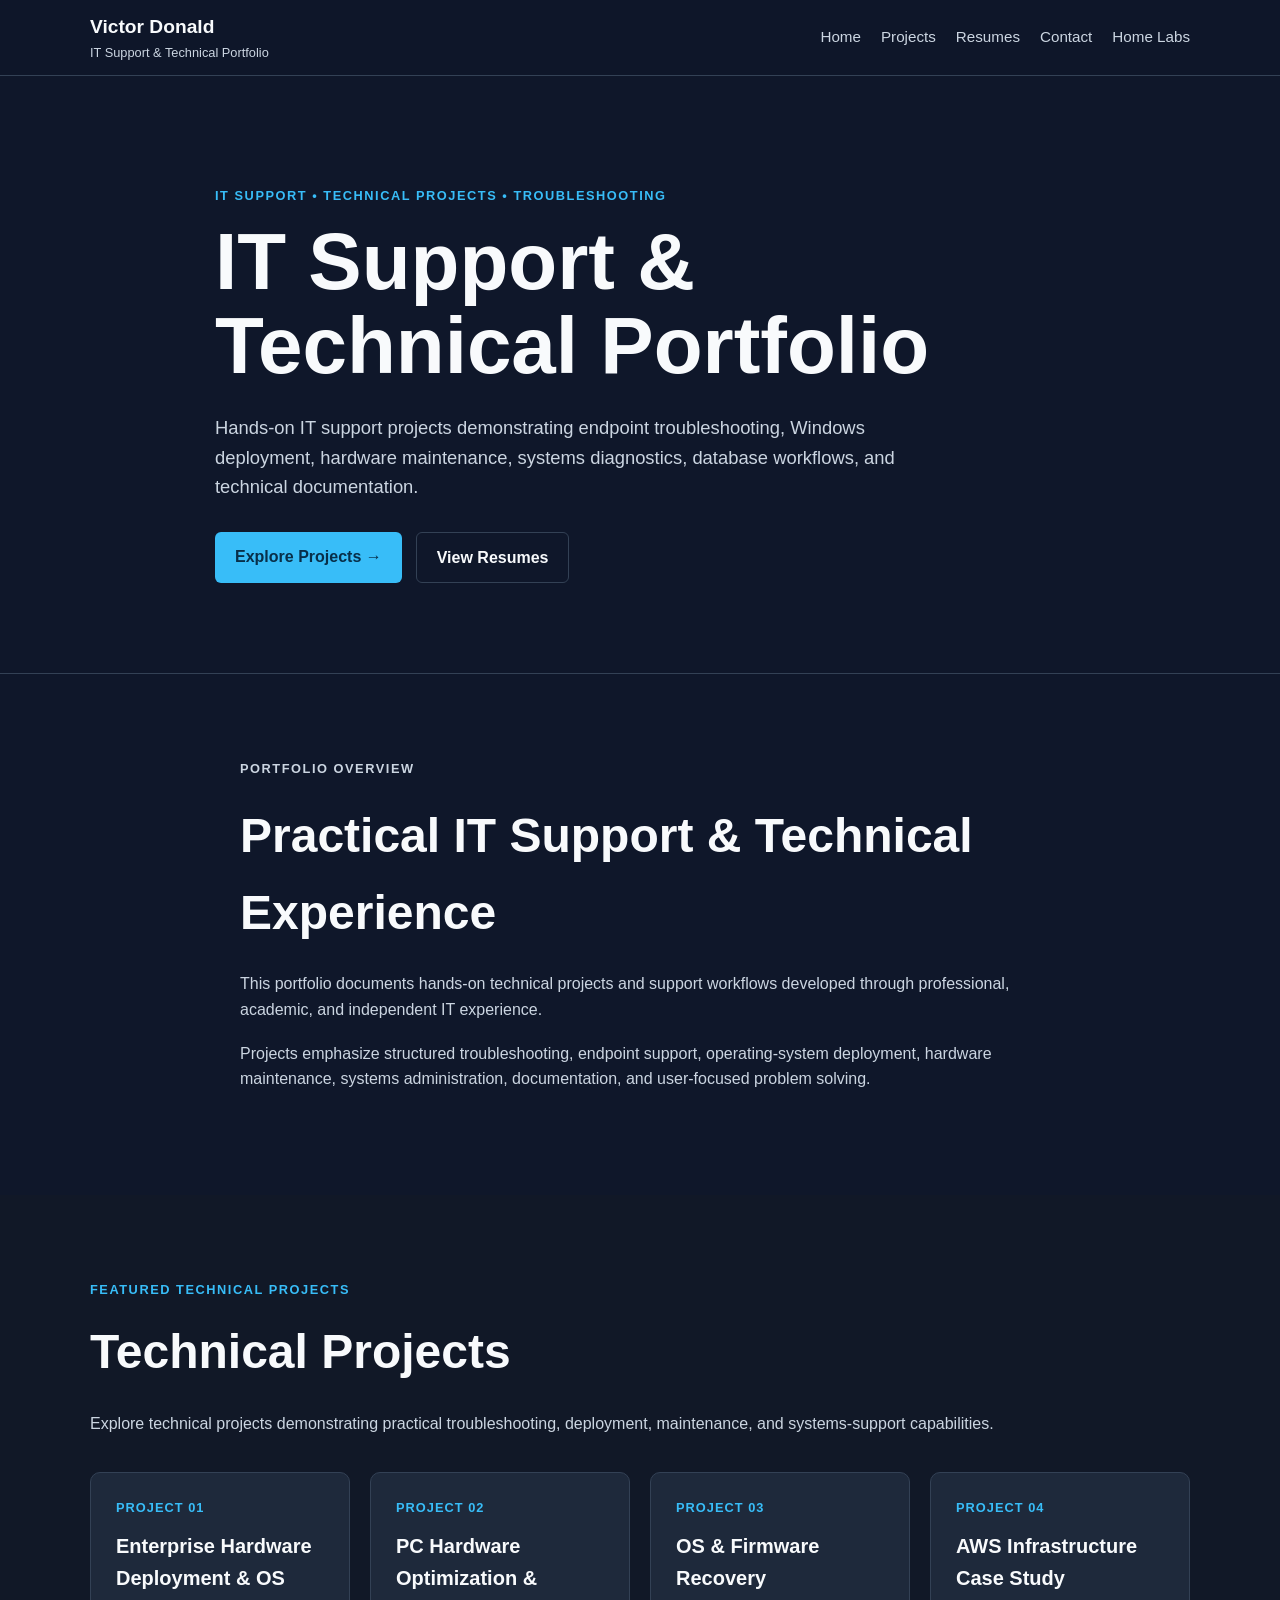
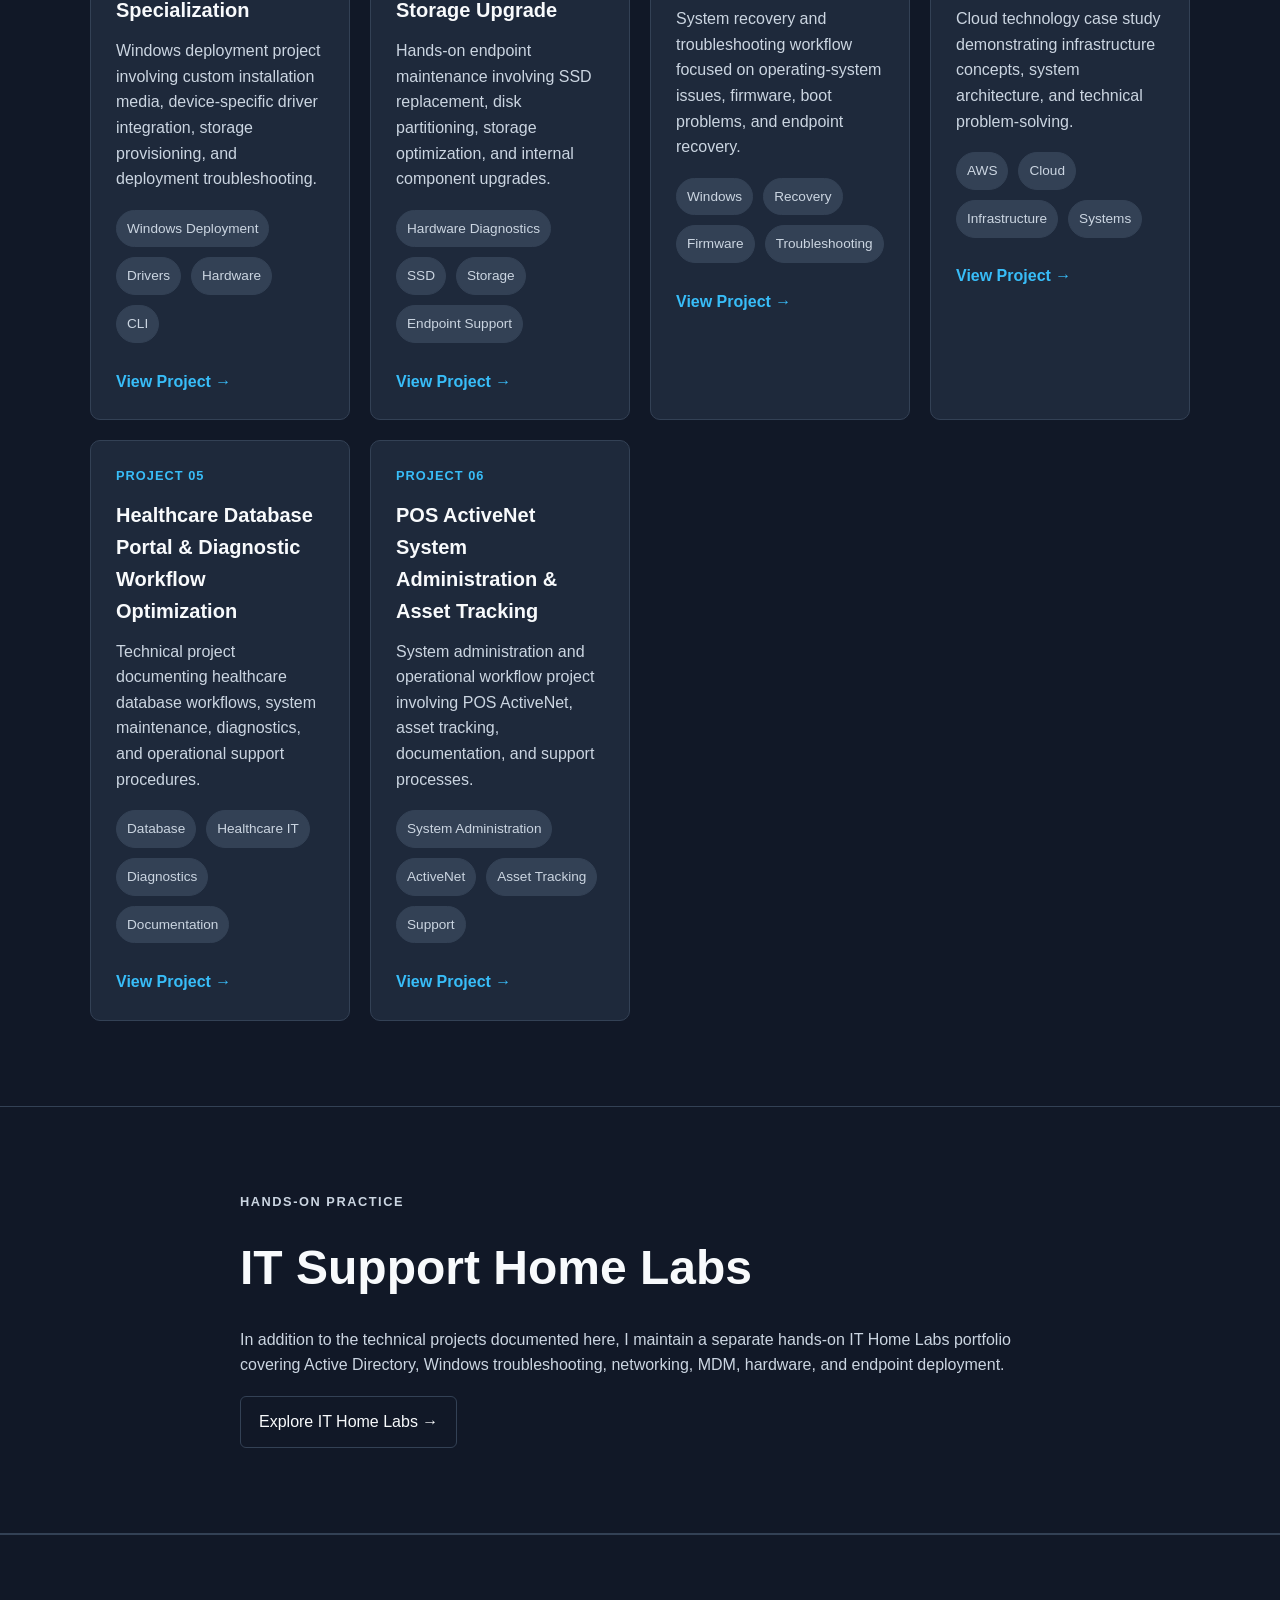
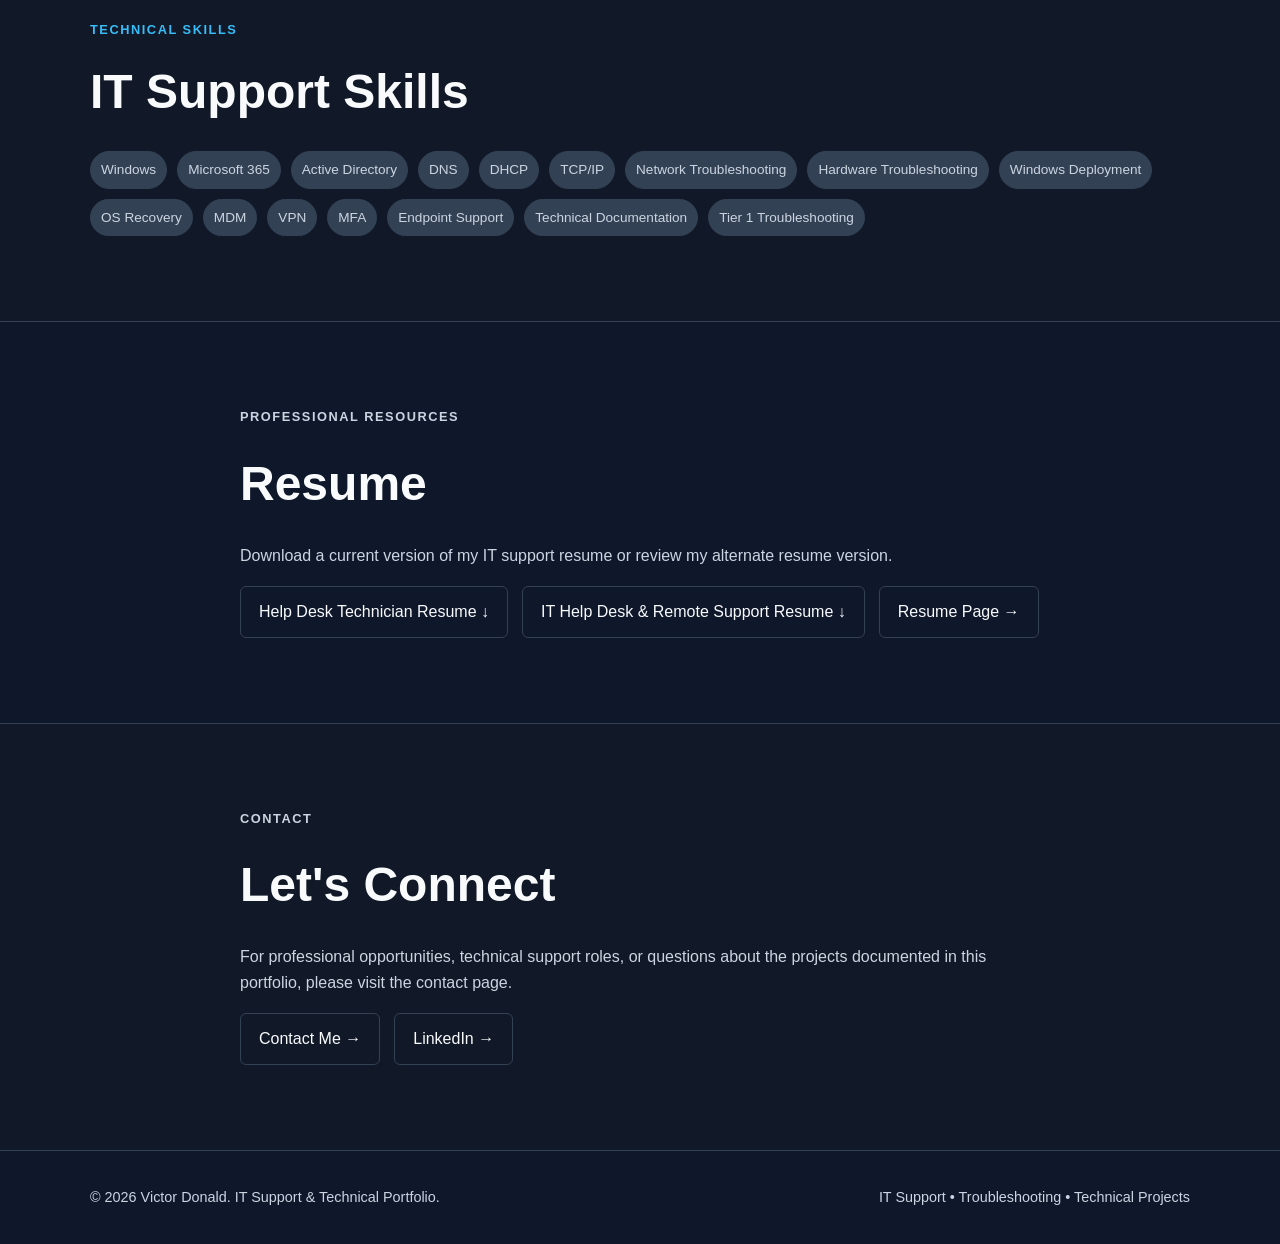
<file: index.html>
<!DOCTYPE html>
<html lang="en">
<head>
    <meta charset="UTF-8">
    <meta name="viewport" content="width=device-width, initial-scale=1.0">

    <title>Victor Donald | IT Support & Technical Portfolio</title>

    <meta name="description"
          content="Victor Donald's IT Support and Technical Portfolio featuring hands-on troubleshooting, hardware, Windows deployment, healthcare systems, database workflows, and enterprise IT projects.">

    <link rel="stylesheet" href="style.css">
</head>

<body>

<header class="site-header">

    <div class="container nav-container">

        <div class="brand">
            <a href="index.html">Victor Donald</a>
            <span>IT Support &amp; Technical Portfolio</span>
        </div>

        <nav aria-label="Main navigation">

            <a href="index.html">Home</a>

            <a href="projects.html">Projects</a>

            <a href="#resumes">Resumes</a>

            <a href="contact.html">Contact</a>

            <a href="https://victor-donald.github.io/IT-Home-Labs/">
                Home Labs
            </a>

        </nav>

    </div>

</header>


<main>

    <!-- HERO -->

    <section class="hero">

        <div class="container hero-content">

            <p class="eyebrow">
                IT SUPPORT • TECHNICAL PROJECTS • TROUBLESHOOTING
            </p>

            <h1>
                IT Support &amp;<br>
                Technical Portfolio
            </h1>

            <p class="hero-text">
                Hands-on IT support projects demonstrating endpoint
                troubleshooting, Windows deployment, hardware
                maintenance, systems diagnostics, database workflows,
                and technical documentation.
            </p>

            <div class="hero-buttons">

                <a class="button primary"
                   href="projects.html">
                    Explore Projects →
                </a>

                <a class="button secondary"
                   href="#resumes">
                    View Resumes
                </a>

            </div>

        </div>

    </section>


    <!-- ABOUT -->

    <section class="section">

        <div class="container narrow">

            <p class="section-label">
                PORTFOLIO OVERVIEW
            </p>

            <h2>
                Practical IT Support &amp; Technical Experience
            </h2>

            <p>
                This portfolio documents hands-on technical projects
                and support workflows developed through professional,
                academic, and independent IT experience.
            </p>

            <p>
                Projects emphasize structured troubleshooting,
                endpoint support, operating-system deployment,
                hardware maintenance, systems administration,
                documentation, and user-focused problem solving.
            </p>

        </div>

    </section>


    <!-- PROJECTS -->

    <section id="projects" class="section labs-section">

        <div class="container">

            <p class="section-label">
                FEATURED TECHNICAL PROJECTS
            </p>

            <h2>
                Technical Projects
            </h2>

            <p class="section-intro">
                Explore technical projects demonstrating practical
                troubleshooting, deployment, maintenance, and
                systems-support capabilities.
            </p>


            <div class="lab-grid">


                <!-- ENTERPRISE DEPLOYMENT -->

                <article class="project-card">

                    <div class="lab-number">
                        PROJECT 01
                    </div>

                    <h3>
                        Enterprise Hardware Deployment &amp; OS Specialization
                    </h3>

                    <p>
                        Windows deployment project involving custom
                        installation media, device-specific driver
                        integration, storage provisioning, and
                        deployment troubleshooting.
                    </p>

                    <div class="tags">

                        <span>Windows Deployment</span>
                        <span>Drivers</span>
                        <span>Hardware</span>
                        <span>CLI</span>

                    </div>

                    <br>

                    <a class="card-link"
                       href="enterprise-deployment.html">
                        View Project →
                    </a>

                </article>


                <!-- HARDWARE -->

                <article class="project-card">

                    <div class="lab-number">
                        PROJECT 02
                    </div>

                    <h3>
                        PC Hardware Optimization &amp; Storage Upgrade
                    </h3>

                    <p>
                        Hands-on endpoint maintenance involving SSD
                        replacement, disk partitioning, storage
                        optimization, and internal component upgrades.
                    </p>

                    <div class="tags">

                        <span>Hardware Diagnostics</span>
                        <span>SSD</span>
                        <span>Storage</span>
                        <span>Endpoint Support</span>

                    </div>

                    <br>

                    <a class="card-link"
                       href="hardware-optimization.html">
                        View Project →
                    </a>

                </article>


                <!-- OS RECOVERY -->

                <article class="project-card">

                    <div class="lab-number">
                        PROJECT 03
                    </div>

                    <h3>
                        OS &amp; Firmware Recovery
                    </h3>

                    <p>
                        System recovery and troubleshooting workflow
                        focused on operating-system issues, firmware,
                        boot problems, and endpoint recovery.
                    </p>

                    <div class="tags">

                        <span>Windows</span>
                        <span>Recovery</span>
                        <span>Firmware</span>
                        <span>Troubleshooting</span>

                    </div>

                    <br>

                    <a class="card-link"
                       href="os-firmware-recovery.html">
                        View Project →
                    </a>

                </article>


                <!-- AWS -->

                <article class="project-card">

                    <div class="lab-number">
                        PROJECT 04
                    </div>

                    <h3>
                        AWS Infrastructure Case Study
                    </h3>

                    <p>
                        Cloud technology case study demonstrating
                        infrastructure concepts, system architecture,
                        and technical problem-solving.
                    </p>

                    <div class="tags">

                        <span>AWS</span>
                        <span>Cloud</span>
                        <span>Infrastructure</span>
                        <span>Systems</span>

                    </div>

                    <br>

                    <a class="card-link"
                       href="aws-case-study.html">
                        View Project →
                    </a>

                </article>


                <!-- HEALTHCARE -->

                <article class="project-card">

                    <div class="lab-number">
                        PROJECT 05
                    </div>

                    <h3>
                        Healthcare Database Portal &amp;
                        Diagnostic Workflow Optimization
                    </h3>

                    <p>
                        Technical project documenting healthcare
                        database workflows, system maintenance,
                        diagnostics, and operational support procedures.
                    </p>

                    <div class="tags">

                        <span>Database</span>
                        <span>Healthcare IT</span>
                        <span>Diagnostics</span>
                        <span>Documentation</span>

                    </div>

                    <br>

                    <a class="card-link"
                       href="project-healthcare.html">
                        View Project →
                    </a>

                </article>


                <!-- POS -->

                <article class="project-card">

                    <div class="lab-number">
                        PROJECT 06
                    </div>

                    <h3>
                        POS ActiveNet System Administration
                        &amp; Asset Tracking
                    </h3>

                    <p>
                        System administration and operational workflow
                        project involving POS ActiveNet, asset tracking,
                        documentation, and support processes.
                    </p>

                    <div class="tags">

                        <span>System Administration</span>
                        <span>ActiveNet</span>
                        <span>Asset Tracking</span>
                        <span>Support</span>

                    </div>

                    <br>

                    <a class="card-link"
                       href="project-pos.html">
                        View Project →
                    </a>

                </article>

            </div>

        </div>

    </section>


    <!-- HOME LABS -->

    <section class="section methodology-section">

        <div class="container narrow">

            <p class="section-label">
                HANDS-ON PRACTICE
            </p>

            <h2>
                IT Support Home Labs
            </h2>

            <p>
                In addition to the technical projects documented
                here, I maintain a separate hands-on IT Home Labs
                portfolio covering Active Directory, Windows
                troubleshooting, networking, MDM, hardware, and
                endpoint deployment.
            </p>

            <div class="contact-links">

                <a href="https://victor-donald.github.io/IT-Home-Labs/">
                    Explore IT Home Labs →
                </a>

            </div>

        </div>

    </section>


    <!-- SKILLS -->

    <section id="skills" class="section skills-section">

        <div class="container">

            <p class="section-label">
                TECHNICAL SKILLS
            </p>

            <h2>
                IT Support Skills
            </h2>

            <div class="skills-list">

                <span>Windows</span>

                <span>Microsoft 365</span>

                <span>Active Directory</span>

                <span>DNS</span>

                <span>DHCP</span>

                <span>TCP/IP</span>

                <span>Network Troubleshooting</span>

                <span>Hardware Troubleshooting</span>

                <span>Windows Deployment</span>

                <span>OS Recovery</span>

                <span>MDM</span>

                <span>VPN</span>

                <span>MFA</span>

                <span>Endpoint Support</span>

                <span>Technical Documentation</span>

                <span>Tier 1 Troubleshooting</span>

            </div>

        </div>

    </section>


    <!-- RESUMES -->

    <section id="resumes" class="section">

        <div class="container narrow">

            <p class="section-label">
                PROFESSIONAL RESOURCES
            </p>

            <h2>
                Resume
            </h2>

            <p>
                Download a current version of my IT support resume
                or review my alternate resume version.
            </p>

            <div class="contact-links">

                <a href="Victor Donald Help Desk Technician Resume.pdf"
                   download>
                    Help Desk Technician Resume ↓
                </a>

                <a href="Victor donald_resume IT help Desk & Remote Support Specailist1.pdf"
                   download>
                    IT Help Desk &amp; Remote Support Resume ↓
                </a>

                <a href="resume.html">
                    Resume Page →
                </a>

            </div>

        </div>

    </section>


    <!-- CONTACT -->

    <section class="section contact-section">

        <div class="container narrow">

            <p class="section-label">
                CONTACT
            </p>

            <h2>
                Let's Connect
            </h2>

            <p>
                For professional opportunities, technical support
                roles, or questions about the projects documented
                in this portfolio, please visit the contact page.
            </p>

            <div class="contact-links">

                <a href="contact.html">
                    Contact Me →
                </a>

                <a href="https://www.linkedin.com/in/victor-donald-401040420">
                    LinkedIn →
                </a>

            </div>

        </div>

    </section>

</main>


<footer>

    <div class="container footer-content">

        <p>
            © 2026 Victor Donald. IT Support &amp; Technical Portfolio.
        </p>

        <p>
            IT Support • Troubleshooting • Technical Projects
        </p>

    </div>

</footer>

</body>
</html>
</file>
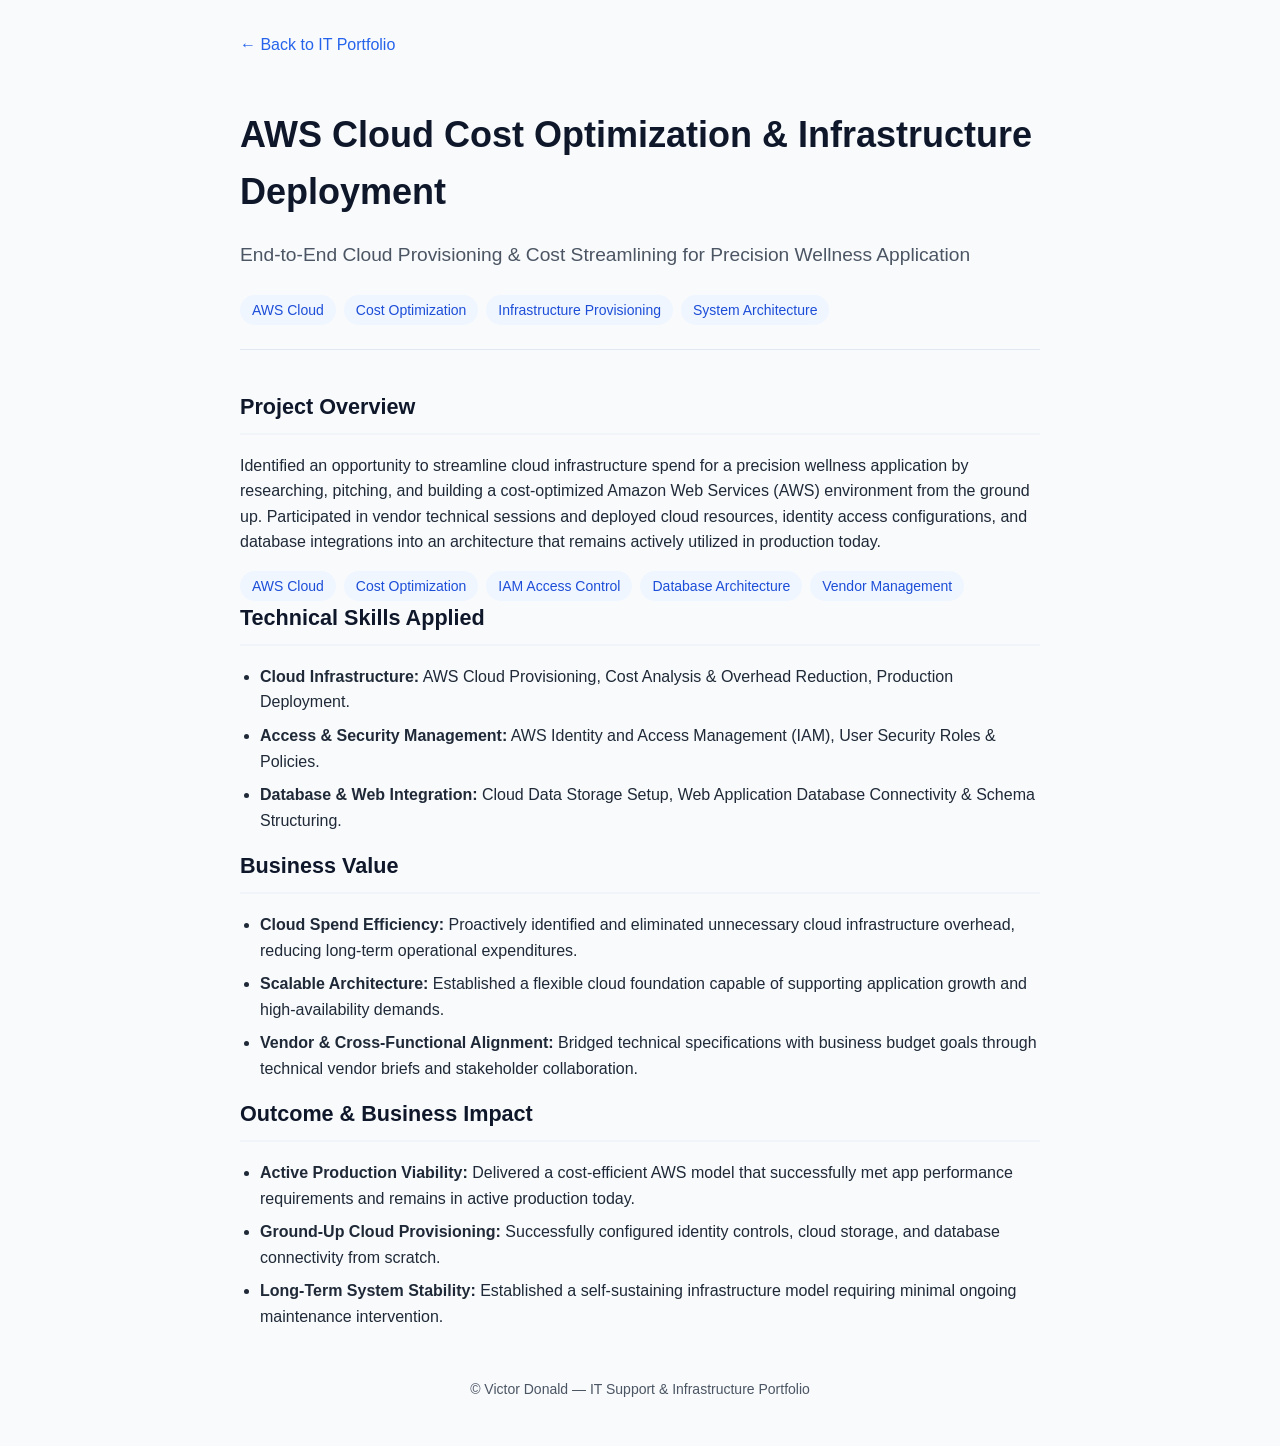
<file: aws-case-study.html>
<!DOCTYPE html>
<html lang="en">
<head>
    <meta charset="UTF-8">
    <meta name="viewport" content="width=device-width, initial-scale=1.0">
    <title>AWS Cloud Optimization Case Study | IT Portfolio</title>
    <style>
        :root {
            --primary: #2563eb;
            --primary-dark: #1d4ed8;
            --text-main: #1f2937;
            --text-muted: #4b5563;
            --bg-light: #f8fafc;
            --card-bg: #ffffff;
            --border: #e2e8f0;
            --accent: #059669;
        }

        body {
            font-family: -apple-system, BlinkMacSystemFont, 'Segoe UI', Roboto, Helvetica, Arial, sans-serif;
            line-height: 1.6;
            color: var(--text-main);
            background-color: var(--bg-light);
            margin: 0;
            padding: 0;
        }

        .container {
            max-width: 800px;
            margin: 0 auto;
            padding: 2rem 1.5rem;
        }

        .back-link {
            display: inline-block;
            margin-bottom: 1.5rem;
            color: var(--primary);
            text-decoration: none;
            font-weight: 500;
        }

        .back-link:hover {
            text-decoration: underline;
        }

        header {
            margin-bottom: 2.5rem;
            border-bottom: 1px solid var(--border);
            padding-bottom: 1.5rem;
        }

        h1 {
            font-size: 2.25rem;
            margin-bottom: 0.5rem;
            color: #0f172a;
        }

        .subtitle {
            font-size: 1.2rem;
            color: var(--text-muted);
            margin-bottom: 1.5rem;
        }

        .tags {
            display: flex;
            flex-wrap: wrap;
            gap: 0.5rem;
        }

        .tag {
            background-color: #eff6ff;
            color: var(--primary-dark);
            padding: 0.25rem 0.75rem;
            border-radius: 9999px;
            font-size: 0.875rem;
            font-weight: 500;
        }

        .card {
            background: var(--card-bg);
            border: 1px solid var(--border);
            border-radius: 8px;
            padding: 1.5rem;
            margin-bottom: 1.5rem;
            box-shadow: 0 1px 3px rgba(0,0,0,0.05);
        }

        h2 {
            font-size: 1.35rem;
            margin-top: 0;
            color: #0f172a;
            border-bottom: 2px solid #f1f5f9;
            padding-bottom: 0.5rem;
        }

        ul {
            padding-left: 1.25rem;
        }

        li {
            margin-bottom: 0.5rem;
        }

        .impact-box {
            background-color: #ecfdf5;
            border-left: 4px solid var(--accent);
            padding: 1rem 1.25rem;
            border-radius: 0 8px 8px 0;
            margin-top: 1rem;
        }

        .impact-box h3 {
            margin: 0 0 0.25rem 0;
            color: #065f46;
            font-size: 1.1rem;
        }

        footer {
            text-align: center;
            margin-top: 3rem;
            color: var(--text-muted);
            font-size: 0.875rem;
        }
    </style>
</head>
<body>

    <div class="container">
        <a href="index.html" class="back-link">&larr; Back to IT Portfolio</a>

        <header>
            <h1>AWS Cloud Cost Optimization & Infrastructure Deployment</h1>
            <p class="subtitle">End-to-End Cloud Provisioning & Cost Streamlining for Precision Wellness Application</p>
            <div class="tags">
                <span class="tag">AWS Cloud</span>
                <span class="tag">Cost Optimization</span>
                <span class="tag">Infrastructure Provisioning</span>
                <span class="tag">System Architecture</span>
            </div>
        </header>

        <main>
           <!-- AWS Cloud Cost Optimization & Infrastructure Deployment -->
<section class="detail-section">
  <h2>Project Overview</h2>
  <p>
    Identified an opportunity to streamline cloud infrastructure spend for a precision wellness application by researching, pitching, and building a cost-optimized Amazon Web Services (AWS) environment from the ground up. Participated in vendor technical sessions and deployed cloud resources, identity access configurations, and database integrations into an architecture that remains actively utilized in production today.
  </p>
  <div class="tags" style="margin-top: 1rem;">
    <span class="tag">AWS Cloud</span>
    <span class="tag">Cost Optimization</span>
    <span class="tag">IAM Access Control</span>
    <span class="tag">Database Architecture</span>
    <span class="tag">Vendor Management</span>
  </div>
</section>

<section class="detail-section">
  <h2>Technical Skills Applied</h2>
  <ul>
    <li><strong>Cloud Infrastructure:</strong> AWS Cloud Provisioning, Cost Analysis & Overhead Reduction, Production Deployment.</li>
    <li><strong>Access & Security Management:</strong> AWS Identity and Access Management (IAM), User Security Roles & Policies.</li>
    <li><strong>Database & Web Integration:</strong> Cloud Data Storage Setup, Web Application Database Connectivity & Schema Structuring.</li>
  </ul>
</section>

<section class="detail-section">
  <h2>Business Value</h2>
  <ul>
    <li>
      <strong>Cloud Spend Efficiency:</strong> Proactively identified and eliminated unnecessary cloud infrastructure overhead, reducing long-term operational expenditures.
    </li>
    <li>
      <strong>Scalable Architecture:</strong> Established a flexible cloud foundation capable of supporting application growth and high-availability demands.
    </li>
    <li>
      <strong>Vendor & Cross-Functional Alignment:</strong> Bridged technical specifications with business budget goals through technical vendor briefs and stakeholder collaboration.
    </li>
  </ul>
</section>

<section class="detail-section">
  <h2>Outcome & Business Impact</h2>
  <ul>
    <li><strong>Active Production Viability:</strong> Delivered a cost-efficient AWS model that successfully met app performance requirements and remains in active production today.</li>
    <li><strong>Ground-Up Cloud Provisioning:</strong> Successfully configured identity controls, cloud storage, and database connectivity from scratch.</li>
    <li><strong>Long-Term System Stability:</strong> Established a self-sustaining infrastructure model requiring minimal ongoing maintenance intervention.</li>
  </ul>
</section>
        </main>

        <footer>
            <p>&copy; Victor Donald — IT Support & Infrastructure Portfolio</p>
        </footer>
    </div>

</body>
</html>
</file>
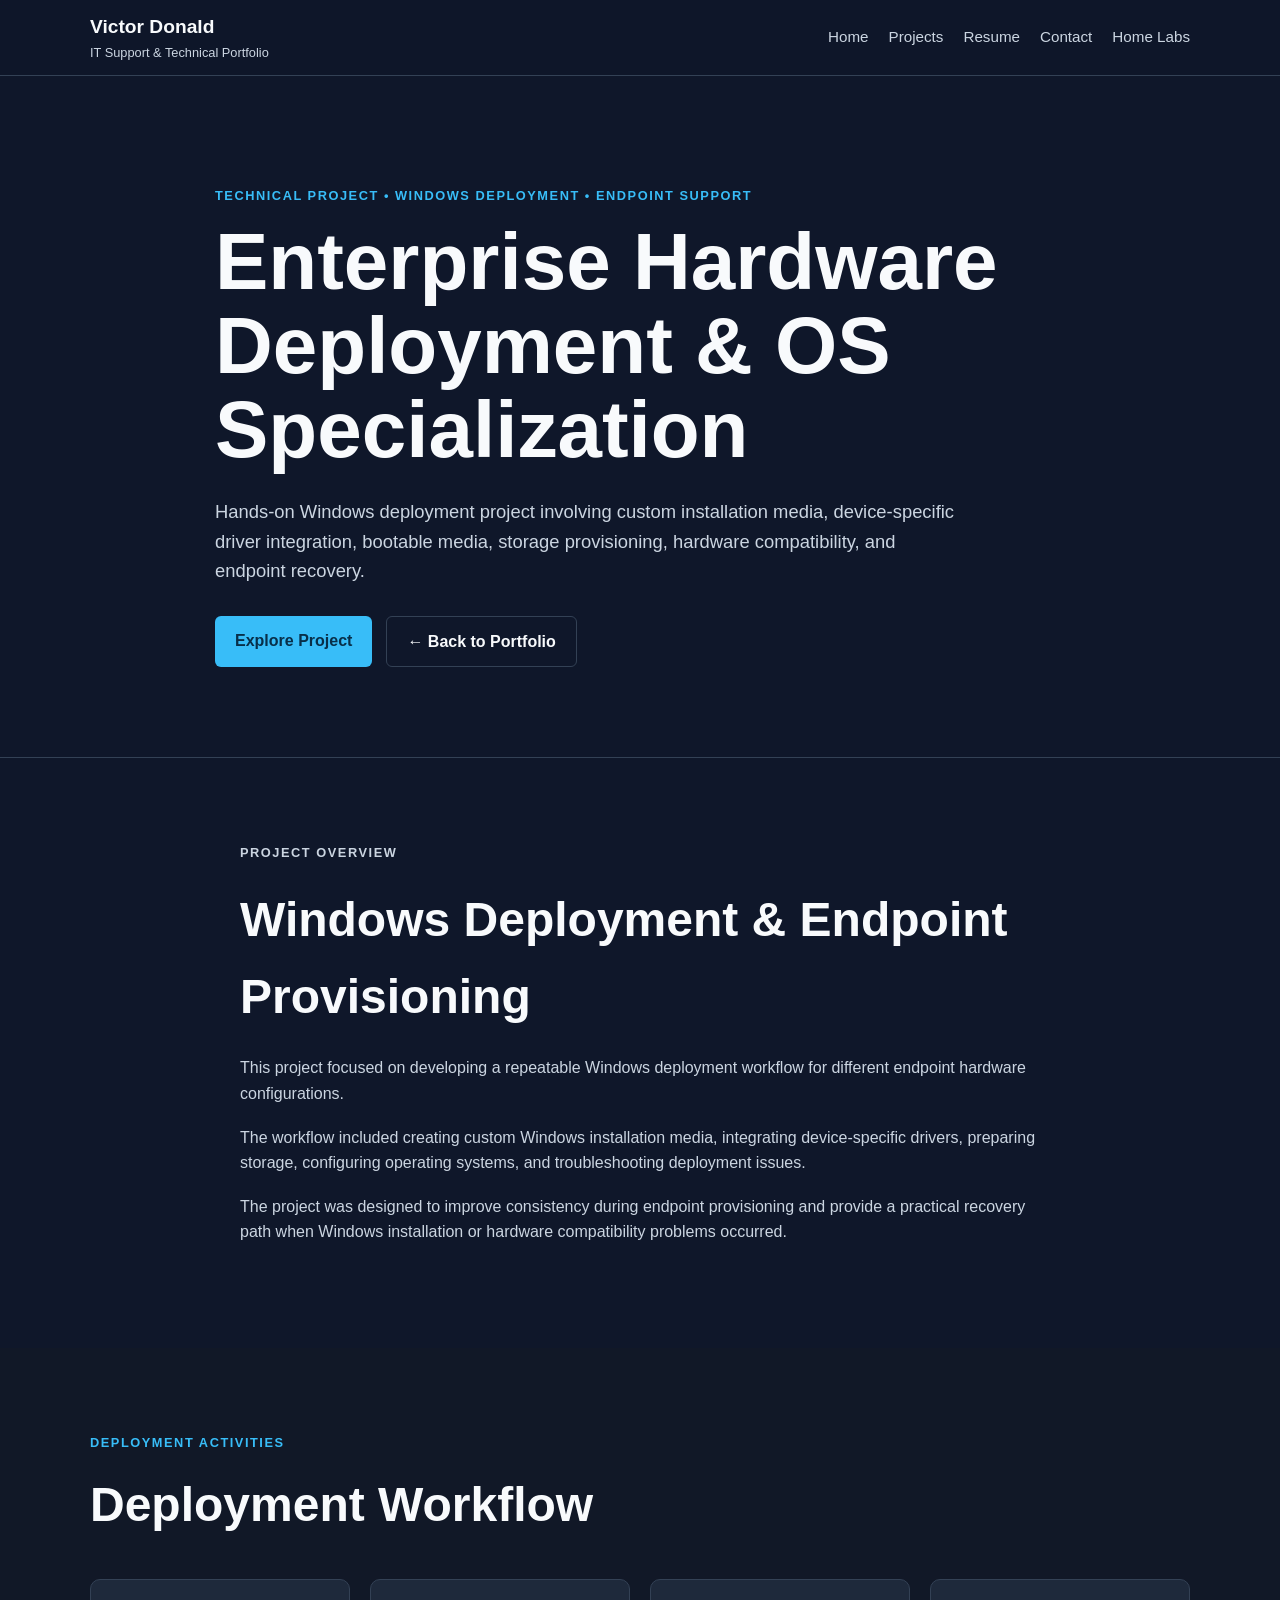
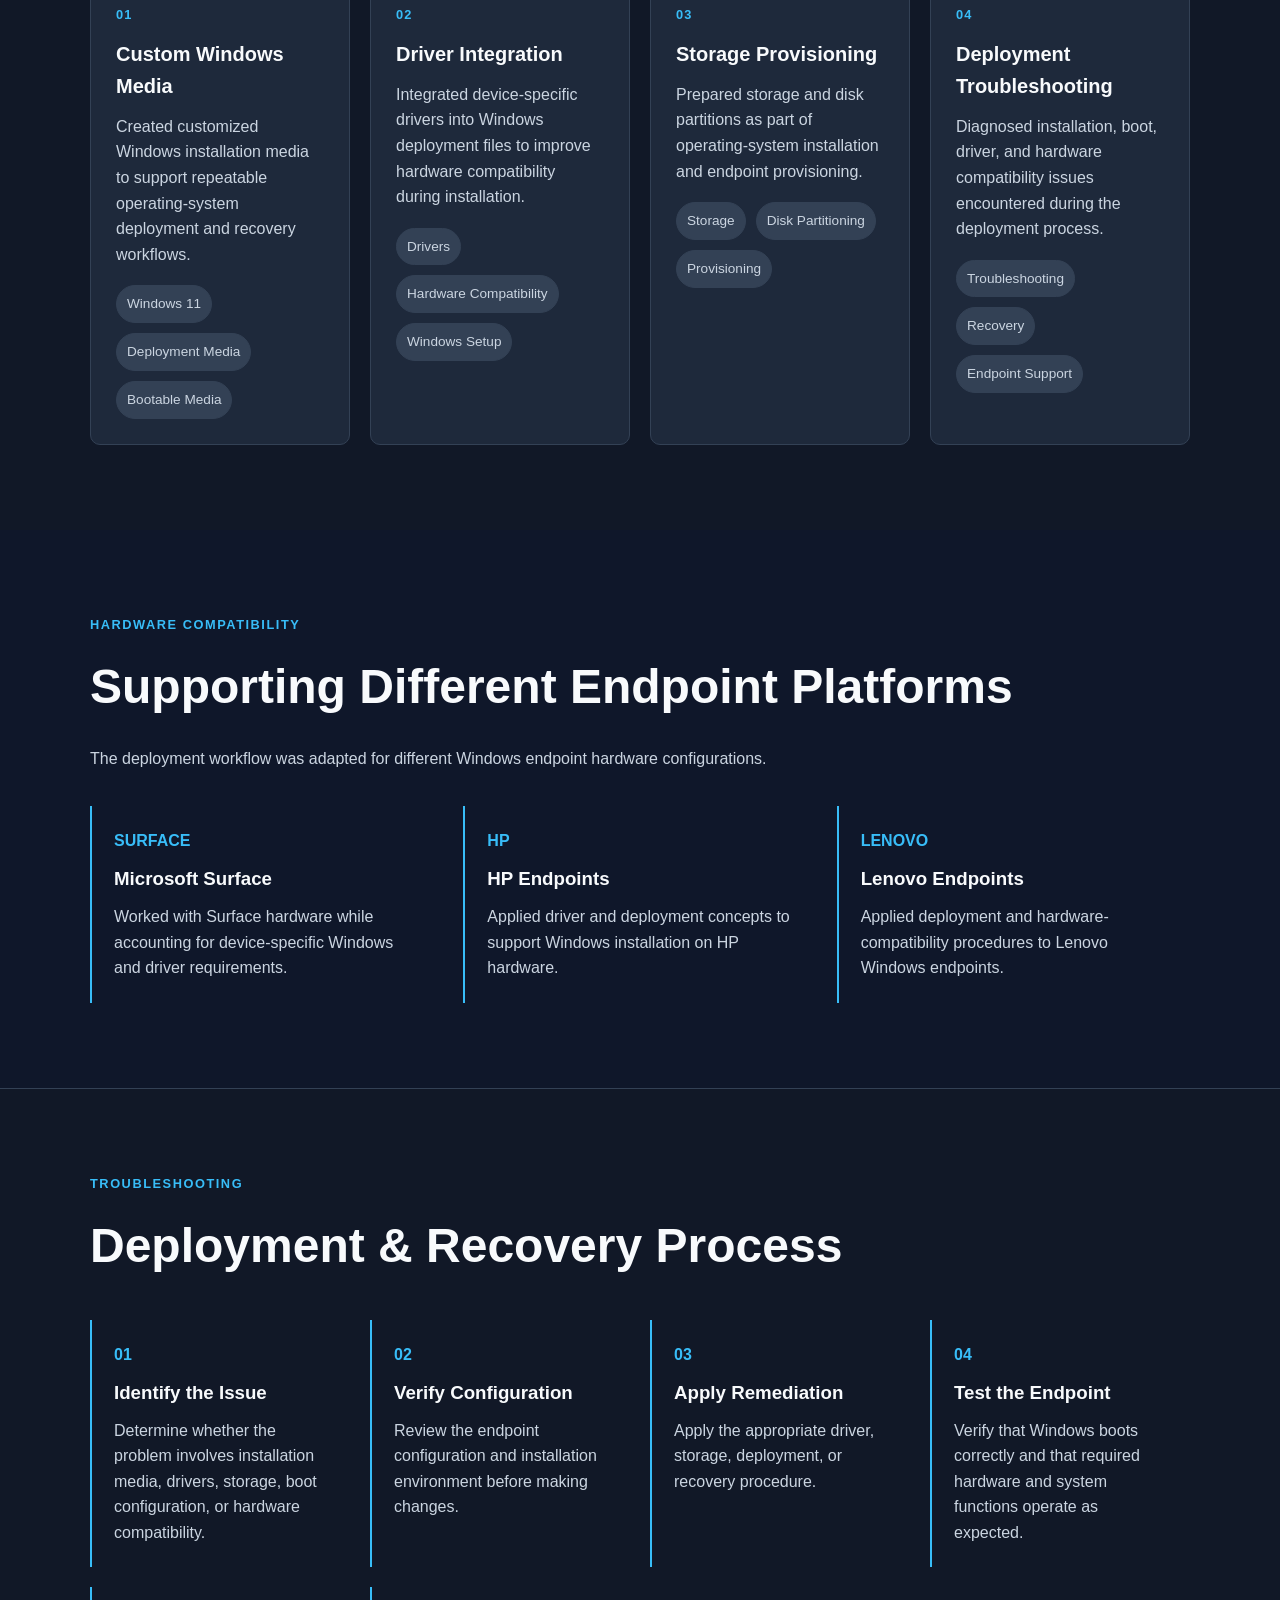
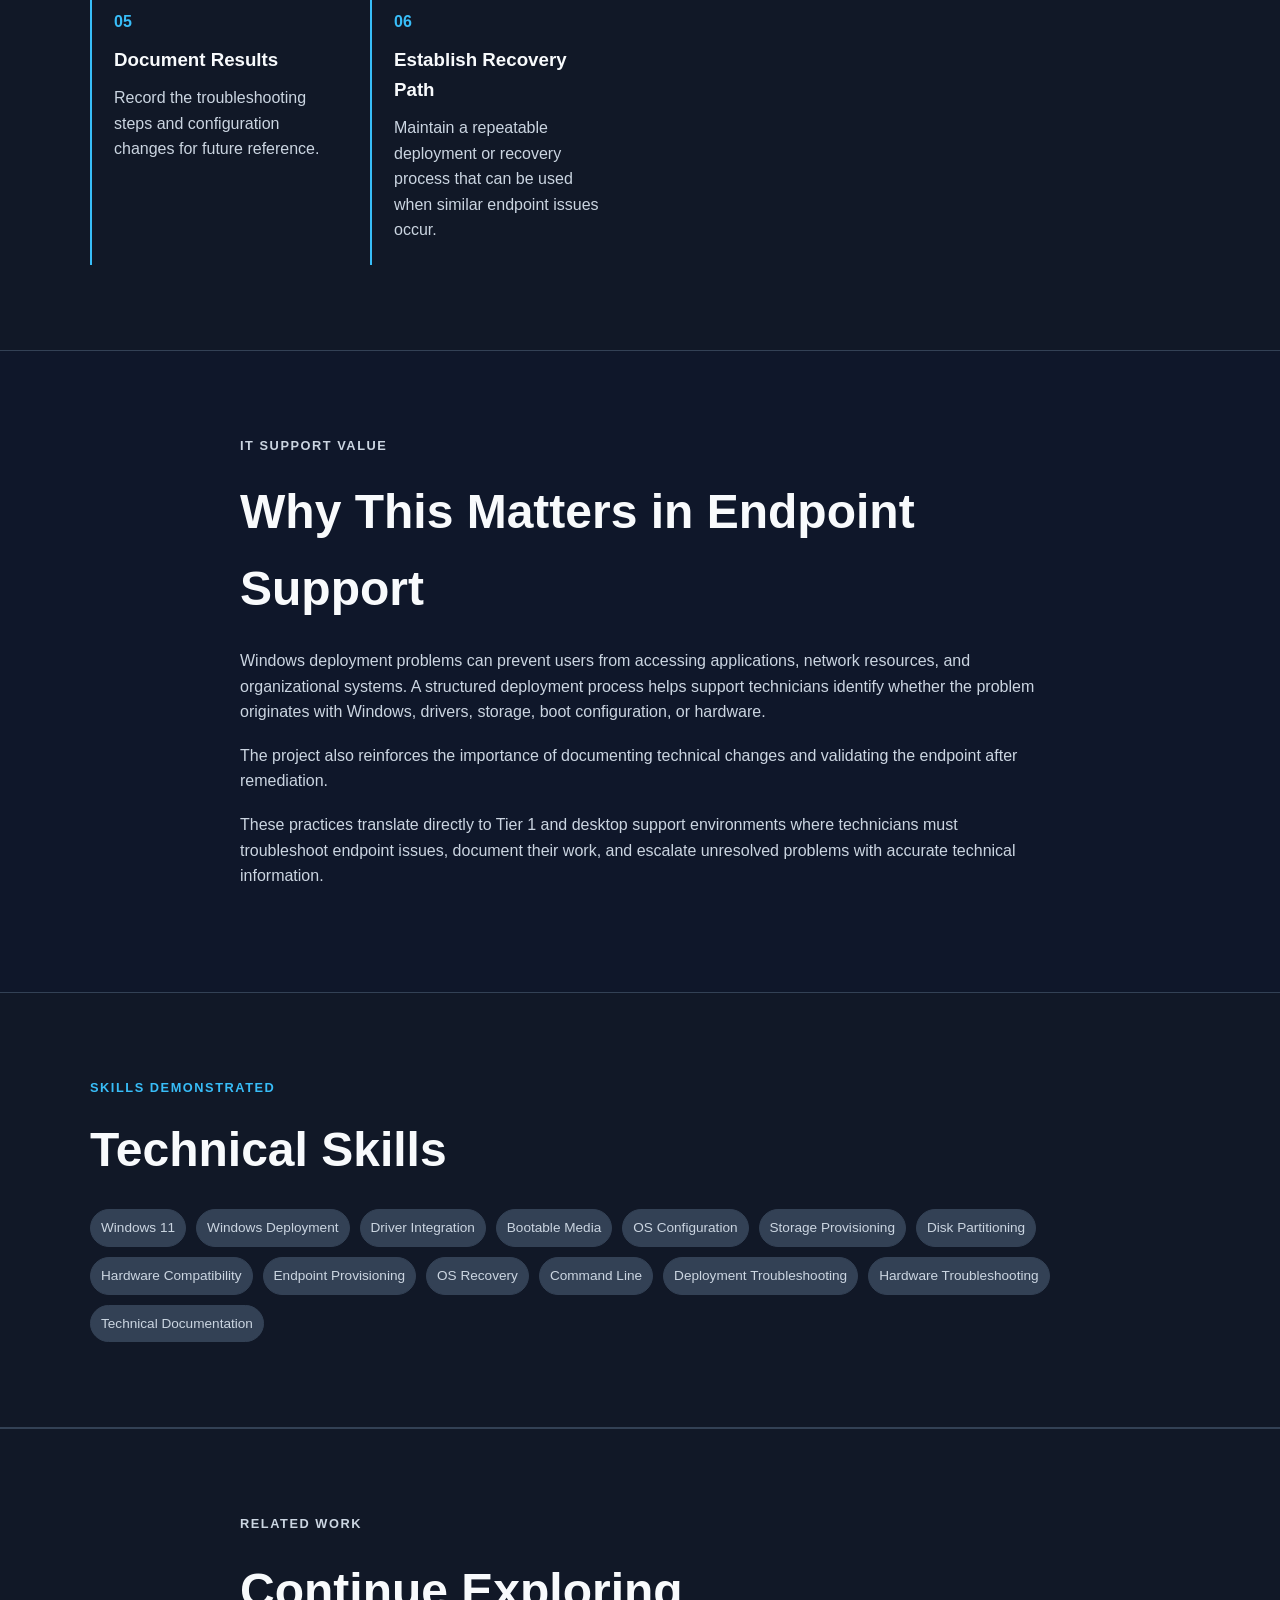
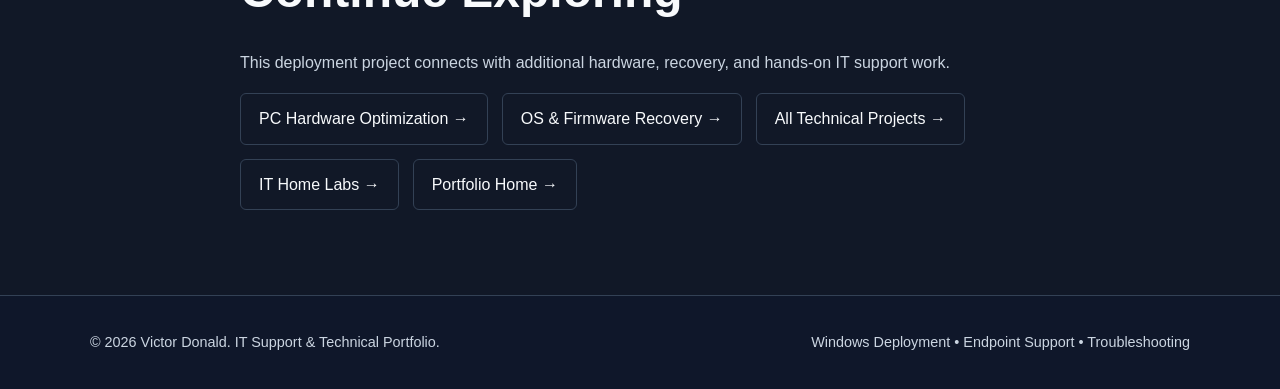
<file: enterprise-deployment.html>
<!DOCTYPE html>
<html lang="en">

<head>

    <meta charset="UTF-8">

    <meta name="viewport"
          content="width=device-width, initial-scale=1.0">

    <title>
        Enterprise Hardware Deployment & OS Specialization | Victor Donald
    </title>

    <meta name="description"
          content="Hands-on Windows deployment project demonstrating custom installation media, driver integration, hardware compatibility, offline deployment, storage provisioning, and endpoint recovery.">

    <link rel="stylesheet" href="style.css">

</head>


<body>


<header class="site-header">

    <div class="container nav-container">

        <div class="brand">

            <a href="index.html">
                Victor Donald
            </a>

            <span>
                IT Support &amp; Technical Portfolio
            </span>

        </div>


        <nav aria-label="Main navigation">

            <a href="index.html">
                Home
            </a>

            <a href="projects.html">
                Projects
            </a>

            <a href="resume.html">
                Resume
            </a>

            <a href="contact.html">
                Contact
            </a>

            <a href="https://victor-donald.github.io/IT-Home-Labs/">
                Home Labs
            </a>

        </nav>

    </div>

</header>


<main>


    <!-- HERO -->

    <section class="hero">

        <div class="container hero-content">

            <p class="eyebrow">
                TECHNICAL PROJECT • WINDOWS DEPLOYMENT • ENDPOINT SUPPORT
            </p>


            <h1>
                Enterprise Hardware<br>
                Deployment &amp; OS Specialization
            </h1>


            <p class="hero-text">
                Hands-on Windows deployment project involving custom
                installation media, device-specific driver integration,
                bootable media, storage provisioning, hardware
                compatibility, and endpoint recovery.
            </p>


            <div class="hero-buttons">

                <a class="button primary"
                   href="#overview">
                    Explore Project
                </a>


                <a class="button secondary"
                   href="index.html">
                    ← Back to Portfolio
                </a>

            </div>

        </div>

    </section>



    <!-- PROJECT OVERVIEW -->

    <section id="overview" class="section">

        <div class="container narrow">

            <p class="section-label">
                PROJECT OVERVIEW
            </p>


            <h2>
                Windows Deployment &amp; Endpoint Provisioning
            </h2>


            <p>
                This project focused on developing a repeatable
                Windows deployment workflow for different endpoint
                hardware configurations.
            </p>


            <p>
                The workflow included creating custom Windows
                installation media, integrating device-specific
                drivers, preparing storage, configuring operating
                systems, and troubleshooting deployment issues.
            </p>


            <p>
                The project was designed to improve consistency
                during endpoint provisioning and provide a practical
                recovery path when Windows installation or hardware
                compatibility problems occurred.
            </p>

        </div>

    </section>



    <!-- DEPLOYMENT ACTIVITIES -->

    <section class="section labs-section">

        <div class="container">

            <p class="section-label">
                DEPLOYMENT ACTIVITIES
            </p>


            <h2>
                Deployment Workflow
            </h2>


            <div class="lab-grid">


                <article class="lab-card">

                    <div class="lab-number">
                        01
                    </div>


                    <h3>
                        Custom Windows Media
                    </h3>


                    <p>
                        Created customized Windows installation media
                        to support repeatable operating-system
                        deployment and recovery workflows.
                    </p>


                    <div class="tags">

                        <span>Windows 11</span>
                        <span>Deployment Media</span>
                        <span>Bootable Media</span>

                    </div>

                </article>



                <article class="lab-card">

                    <div class="lab-number">
                        02
                    </div>


                    <h3>
                        Driver Integration
                    </h3>


                    <p>
                        Integrated device-specific drivers into
                        Windows deployment files to improve hardware
                        compatibility during installation.
                    </p>


                    <div class="tags">

                        <span>Drivers</span>
                        <span>Hardware Compatibility</span>
                        <span>Windows Setup</span>

                    </div>

                </article>



                <article class="lab-card">

                    <div class="lab-number">
                        03
                    </div>


                    <h3>
                        Storage Provisioning
                    </h3>


                    <p>
                        Prepared storage and disk partitions as part
                        of operating-system installation and endpoint
                        provisioning.
                    </p>


                    <div class="tags">

                        <span>Storage</span>
                        <span>Disk Partitioning</span>
                        <span>Provisioning</span>

                    </div>

                </article>



                <article class="lab-card">

                    <div class="lab-number">
                        04
                    </div>


                    <h3>
                        Deployment Troubleshooting
                    </h3>


                    <p>
                        Diagnosed installation, boot, driver, and
                        hardware compatibility issues encountered
                        during the deployment process.
                    </p>


                    <div class="tags">

                        <span>Troubleshooting</span>
                        <span>Recovery</span>
                        <span>Endpoint Support</span>

                    </div>

                </article>


            </div>

        </div>

    </section>



    <!-- HARDWARE -->

    <section class="section">

        <div class="container">

            <p class="section-label">
                HARDWARE COMPATIBILITY
            </p>


            <h2>
                Supporting Different Endpoint Platforms
            </h2>


            <p class="section-intro">
                The deployment workflow was adapted for different
                Windows endpoint hardware configurations.
            </p>


            <div class="methodology-grid">


                <div class="method-card">

                    <span>SURFACE</span>

                    <h3>
                        Microsoft Surface
                    </h3>

                    <p>
                        Worked with Surface hardware while accounting
                        for device-specific Windows and driver
                        requirements.
                    </p>

                </div>



                <div class="method-card">

                    <span>HP</span>

                    <h3>
                        HP Endpoints
                    </h3>

                    <p>
                        Applied driver and deployment concepts to
                        support Windows installation on HP hardware.
                    </p>

                </div>



                <div class="method-card">

                    <span>LENOVO</span>

                    <h3>
                        Lenovo Endpoints
                    </h3>

                    <p>
                        Applied deployment and hardware-compatibility
                        procedures to Lenovo Windows endpoints.
                    </p>

                </div>


            </div>

        </div>

    </section>



    <!-- TROUBLESHOOTING -->

    <section class="section methodology-section">

        <div class="container">

            <p class="section-label">
                TROUBLESHOOTING
            </p>


            <h2>
                Deployment &amp; Recovery Process
            </h2>


            <div class="methodology-grid">


                <div class="method-card">

                    <span>01</span>

                    <h3>
                        Identify the Issue
                    </h3>

                    <p>
                        Determine whether the problem involves
                        installation media, drivers, storage,
                        boot configuration, or hardware compatibility.
                    </p>

                </div>



                <div class="method-card">

                    <span>02</span>

                    <h3>
                        Verify Configuration
                    </h3>

                    <p>
                        Review the endpoint configuration and
                        installation environment before making
                        changes.
                    </p>

                </div>



                <div class="method-card">

                    <span>03</span>

                    <h3>
                        Apply Remediation
                    </h3>

                    <p>
                        Apply the appropriate driver, storage,
                        deployment, or recovery procedure.
                    </p>

                </div>



                <div class="method-card">

                    <span>04</span>

                    <h3>
                        Test the Endpoint
                    </h3>

                    <p>
                        Verify that Windows boots correctly and
                        that required hardware and system functions
                        operate as expected.
                    </p>

                </div>



                <div class="method-card">

                    <span>05</span>

                    <h3>
                        Document Results
                    </h3>

                    <p>
                        Record the troubleshooting steps and
                        configuration changes for future reference.
                    </p>

                </div>



                <div class="method-card">

                    <span>06</span>

                    <h3>
                        Establish Recovery Path
                    </h3>

                    <p>
                        Maintain a repeatable deployment or recovery
                        process that can be used when similar
                        endpoint issues occur.
                    </p>

                </div>


            </div>

        </div>

    </section>



    <!-- BUSINESS VALUE -->

    <section class="section">

        <div class="container narrow">

            <p class="section-label">
                IT SUPPORT VALUE
            </p>


            <h2>
                Why This Matters in Endpoint Support
            </h2>


            <p>
                Windows deployment problems can prevent users from
                accessing applications, network resources, and
                organizational systems. A structured deployment
                process helps support technicians identify whether
                the problem originates with Windows, drivers,
                storage, boot configuration, or hardware.
            </p>


            <p>
                The project also reinforces the importance of
                documenting technical changes and validating the
                endpoint after remediation.
            </p>


            <p>
                These practices translate directly to Tier 1 and
                desktop support environments where technicians must
                troubleshoot endpoint issues, document their work,
                and escalate unresolved problems with accurate
                technical information.
            </p>

        </div>

    </section>



    <!-- TECHNICAL SKILLS -->

    <section class="section skills-section">

        <div class="container">

            <p class="section-label">
                SKILLS DEMONSTRATED
            </p>


            <h2>
                Technical Skills
            </h2>


            <div class="skills-list">

                <span>Windows 11</span>

                <span>Windows Deployment</span>

                <span>Driver Integration</span>

                <span>Bootable Media</span>

                <span>OS Configuration</span>

                <span>Storage Provisioning</span>

                <span>Disk Partitioning</span>

                <span>Hardware Compatibility</span>

                <span>Endpoint Provisioning</span>

                <span>OS Recovery</span>

                <span>Command Line</span>

                <span>Deployment Troubleshooting</span>

                <span>Hardware Troubleshooting</span>

                <span>Technical Documentation</span>

            </div>

        </div>

    </section>



    <!-- RELATED PROJECTS -->

    <section class="section contact-section">

        <div class="container narrow">

            <p class="section-label">
                RELATED WORK
            </p>


            <h2>
                Continue Exploring
            </h2>


            <p>
                This deployment project connects with additional
                hardware, recovery, and hands-on IT support work.
            </p>


            <div class="contact-links">

                <a href="hardware-optimization.html">
                    PC Hardware Optimization →
                </a>


                <a href="os-firmware-recovery.html">
                    OS &amp; Firmware Recovery →
                </a>


                <a href="projects.html">
                    All Technical Projects →
                </a>


                <a href="https://victor-donald.github.io/IT-Home-Labs/">
                    IT Home Labs →
                </a>


                <a href="index.html">
                    Portfolio Home →
                </a>

            </div>

        </div>

    </section>


</main>



<footer>

    <div class="container footer-content">

        <p>
            © 2026 Victor Donald. IT Support &amp; Technical Portfolio.
        </p>


        <p>
            Windows Deployment • Endpoint Support • Troubleshooting
        </p>

    </div>

</footer>


</body>

</html>
</file>
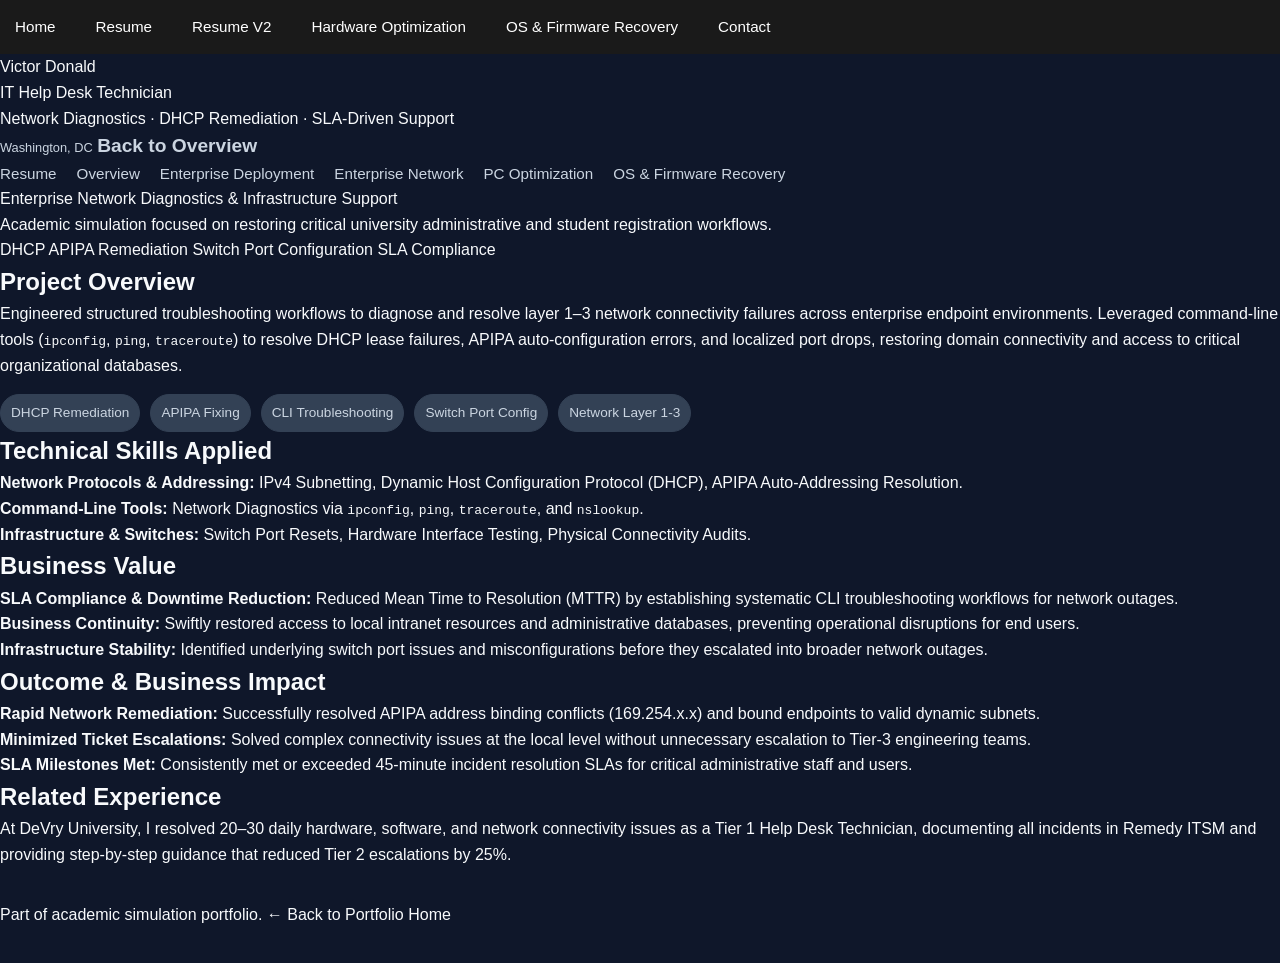
<file: enterprise-network.html>
<!DOCTYPE html>
<html lang="en">
<head>
  <meta charset="UTF-8" />
  <title>Enterprise Network Diagnostics | Victor Donald</title>
  <link rel="stylesheet" href="style.css" />
</head>
<body>

<nav style="background:#1a1a1a; padding:15px; font-family:Arial;">
  <a href="index.html" style="color:white; margin-right:20px; text-decoration:none;">Home</a>
  <a href="resume.html" style="color:white; margin-right:20px; text-decoration:none;">Resume</a>
<a href="resumeV2.html" style="color:white; margin-right:20px; text-decoration:none;">Resume V2</a>

  <a href="hardware-optimization.html" style="color:white; margin-right:20px; text-decoration:none;">Hardware Optimization</a>
  <a href="os-firmware-recovery.html" style="color:white; margin-right:20px; text-decoration:none;">OS & Firmware Recovery</a>
  <a href="contact.html" style="color:white; text-decoration:none;">Contact</a>
</nav>
  <body>



  <div class="detail-layout">
    <header class="header">
      <div class="brand">
        <div class="brand-name">Victor Donald</div>
        <div class="brand-role">IT Help Desk Technician</div>
        <div class="brand-tags">
          Network Diagnostics · DHCP Remediation · SLA-Driven Support
        </div>
        <div class="contact-strip">
          <span>Washington, DC</span>
          <span><a href="index.html">Back to Overview</a></span>
        </div>
      </div>
      <nav class="nav">
        <a href="resume.html">Resume</a>

        <a href="index.html">Overview</a>
       <a href="enterprise-deployment.html">Enterprise Deployment</a>
<a href="enterprise-network.html">Enterprise Network</a>
        <a href="hardware-optimization.html">PC Optimization</a>
        <a href="os-firmware-recovery.html">OS & Firmware Recovery</a>
      </nav>
    </header>

    <main>
      <section class="detail-header">
        <div class="detail-title">Enterprise Network Diagnostics & Infrastructure Support</div>
        <div class="detail-subtitle">
          Academic simulation focused on restoring critical university administrative and student registration workflows.
        </div>
        <div class="detail-meta">
          <span class="badge">DHCP</span>
          <span class="badge">APIPA Remediation</span>
          <span class="badge">Switch Port Configuration</span>
          <span class="badge badge-accent">SLA Compliance</span>
        </div>
      </section>

<!-- Enterprise Network Diagnostics & Infrastructure Support -->
<section class="detail-section">
  <h2>Project Overview</h2>
  <p>
    Engineered structured troubleshooting workflows to diagnose and resolve layer 1–3 network connectivity failures across enterprise endpoint environments. Leveraged command-line tools (<code>ipconfig</code>, <code>ping</code>, <code>traceroute</code>) to resolve DHCP lease failures, APIPA auto-configuration errors, and localized port drops, restoring domain connectivity and access to critical organizational databases.
  </p>
  <div class="tags" style="margin-top: 1rem;">
    <span class="tag">DHCP Remediation</span>
    <span class="tag">APIPA Fixing</span>
    <span class="tag">CLI Troubleshooting</span>
    <span class="tag">Switch Port Config</span>
    <span class="tag">Network Layer 1-3</span>
  </div>
</section>

<section class="detail-section">
  <h2>Technical Skills Applied</h2>
  <ul>
    <li><strong>Network Protocols & Addressing:</strong> IPv4 Subnetting, Dynamic Host Configuration Protocol (DHCP), APIPA Auto-Addressing Resolution.</li>
    <li><strong>Command-Line Tools:</strong> Network Diagnostics via <code>ipconfig</code>, <code>ping</code>, <code>traceroute</code>, and <code>nslookup</code>.</li>
    <li><strong>Infrastructure & Switches:</strong> Switch Port Resets, Hardware Interface Testing, Physical Connectivity Audits.</li>
  </ul>
</section>

<section class="detail-section">
  <h2>Business Value</h2>
  <ul>
    <li>
      <strong>SLA Compliance & Downtime Reduction:</strong> Reduced Mean Time to Resolution (MTTR) by establishing systematic CLI troubleshooting workflows for network outages.
    </li>
    <li>
      <strong>Business Continuity:</strong> Swiftly restored access to local intranet resources and administrative databases, preventing operational disruptions for end users.
    </li>
    <li>
      <strong>Infrastructure Stability:</strong> Identified underlying switch port issues and misconfigurations before they escalated into broader network outages.
    </li>
  </ul>
</section>

<section class="detail-section">
  <h2>Outcome & Business Impact</h2>
  <ul>
    <li><strong>Rapid Network Remediation:</strong> Successfully resolved APIPA address binding conflicts (169.254.x.x) and bound endpoints to valid dynamic subnets.</li>
    <li><strong>Minimized Ticket Escalations:</strong> Solved complex connectivity issues at the local level without unnecessary escalation to Tier-3 engineering teams.</li>
    <li><strong>SLA Milestones Met:</strong> Consistently met or exceeded 45-minute incident resolution SLAs for critical administrative staff and users.</li>
  </ul>
</section>
      <section class="detail-section">
        <h2>Related Experience</h2>
        <p>
          At DeVry University, I resolved 20–30 daily hardware, software, and network connectivity issues
          as a Tier 1 Help Desk Technician, documenting all incidents in Remedy ITSM and providing
          step-by-step guidance that reduced Tier 2 escalations by 25%.
        </p>
      </section>

      <footer class="detail-footer">
        <span>Part of academic simulation portfolio.</span>
        <span><a href="index.html">← Back to Portfolio Home</a></span>
      </footer>
    </main>
  </div>
</body>
</html>
</file>
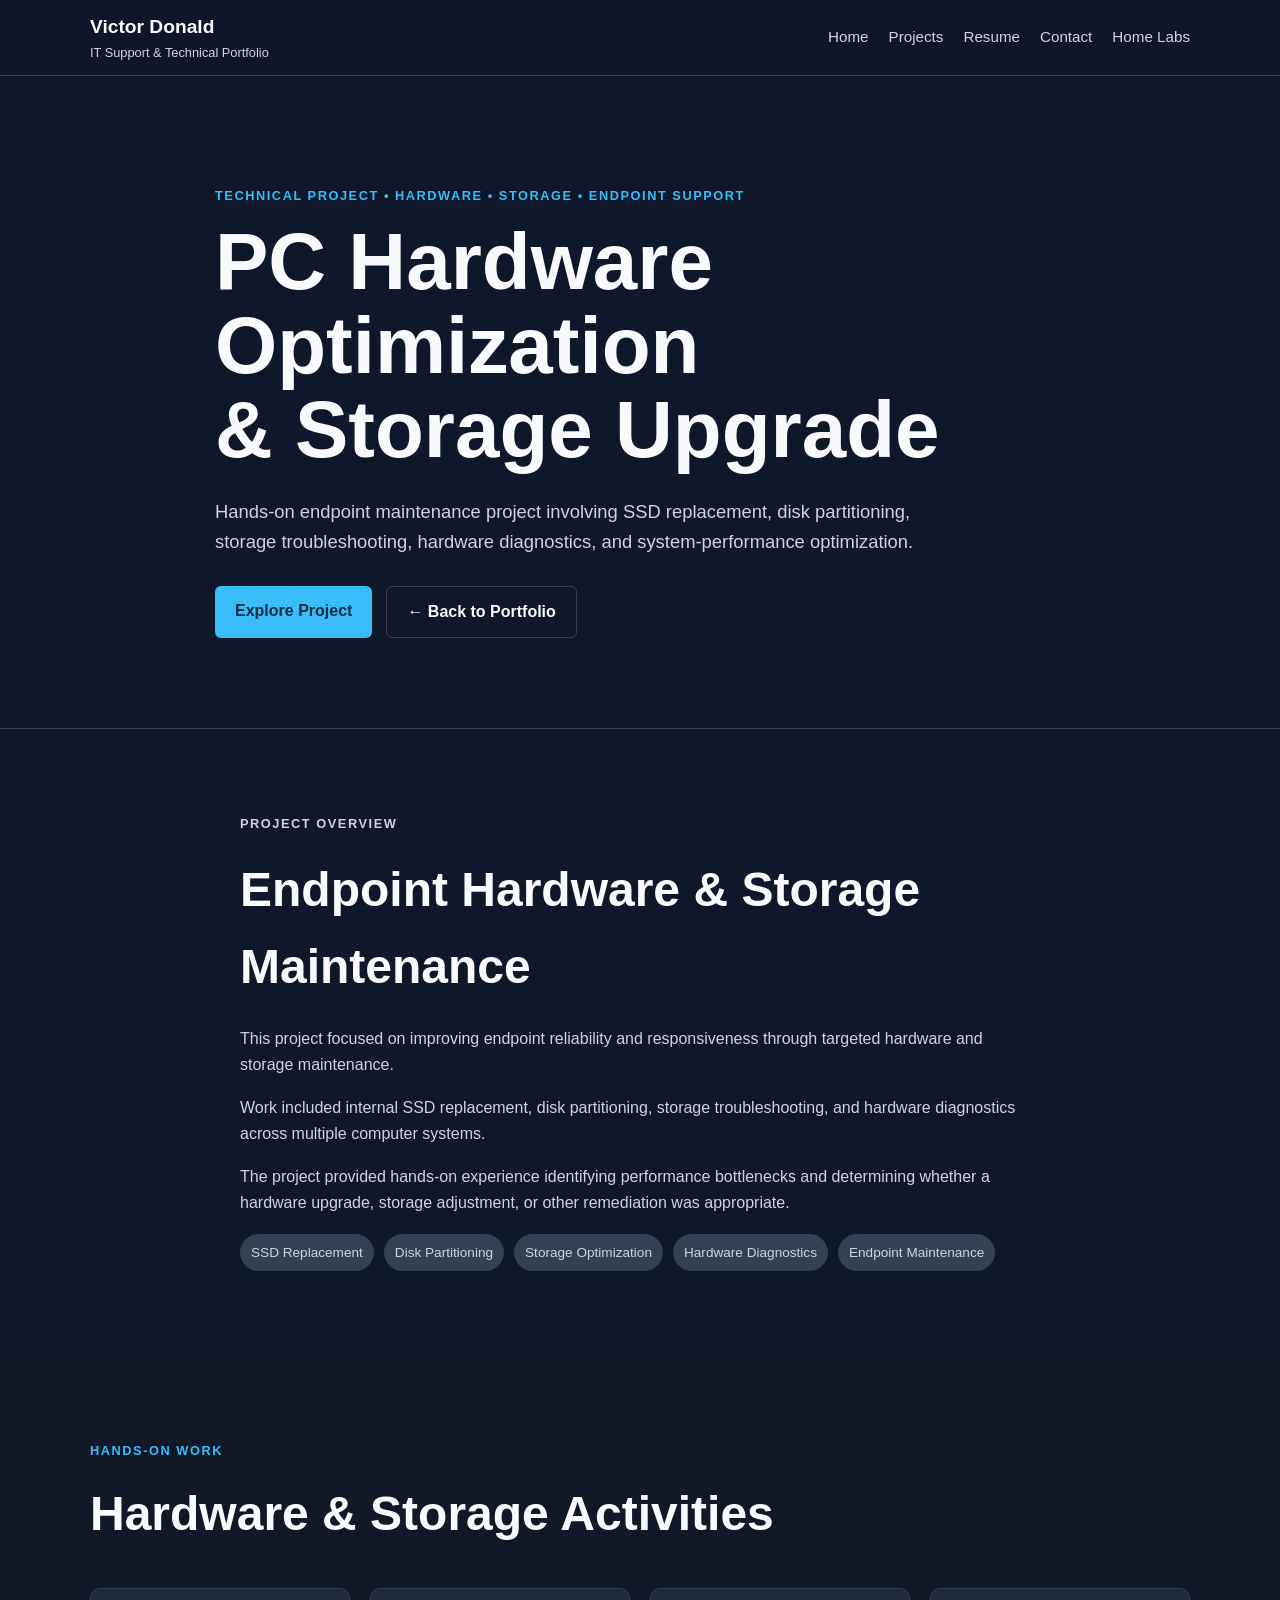
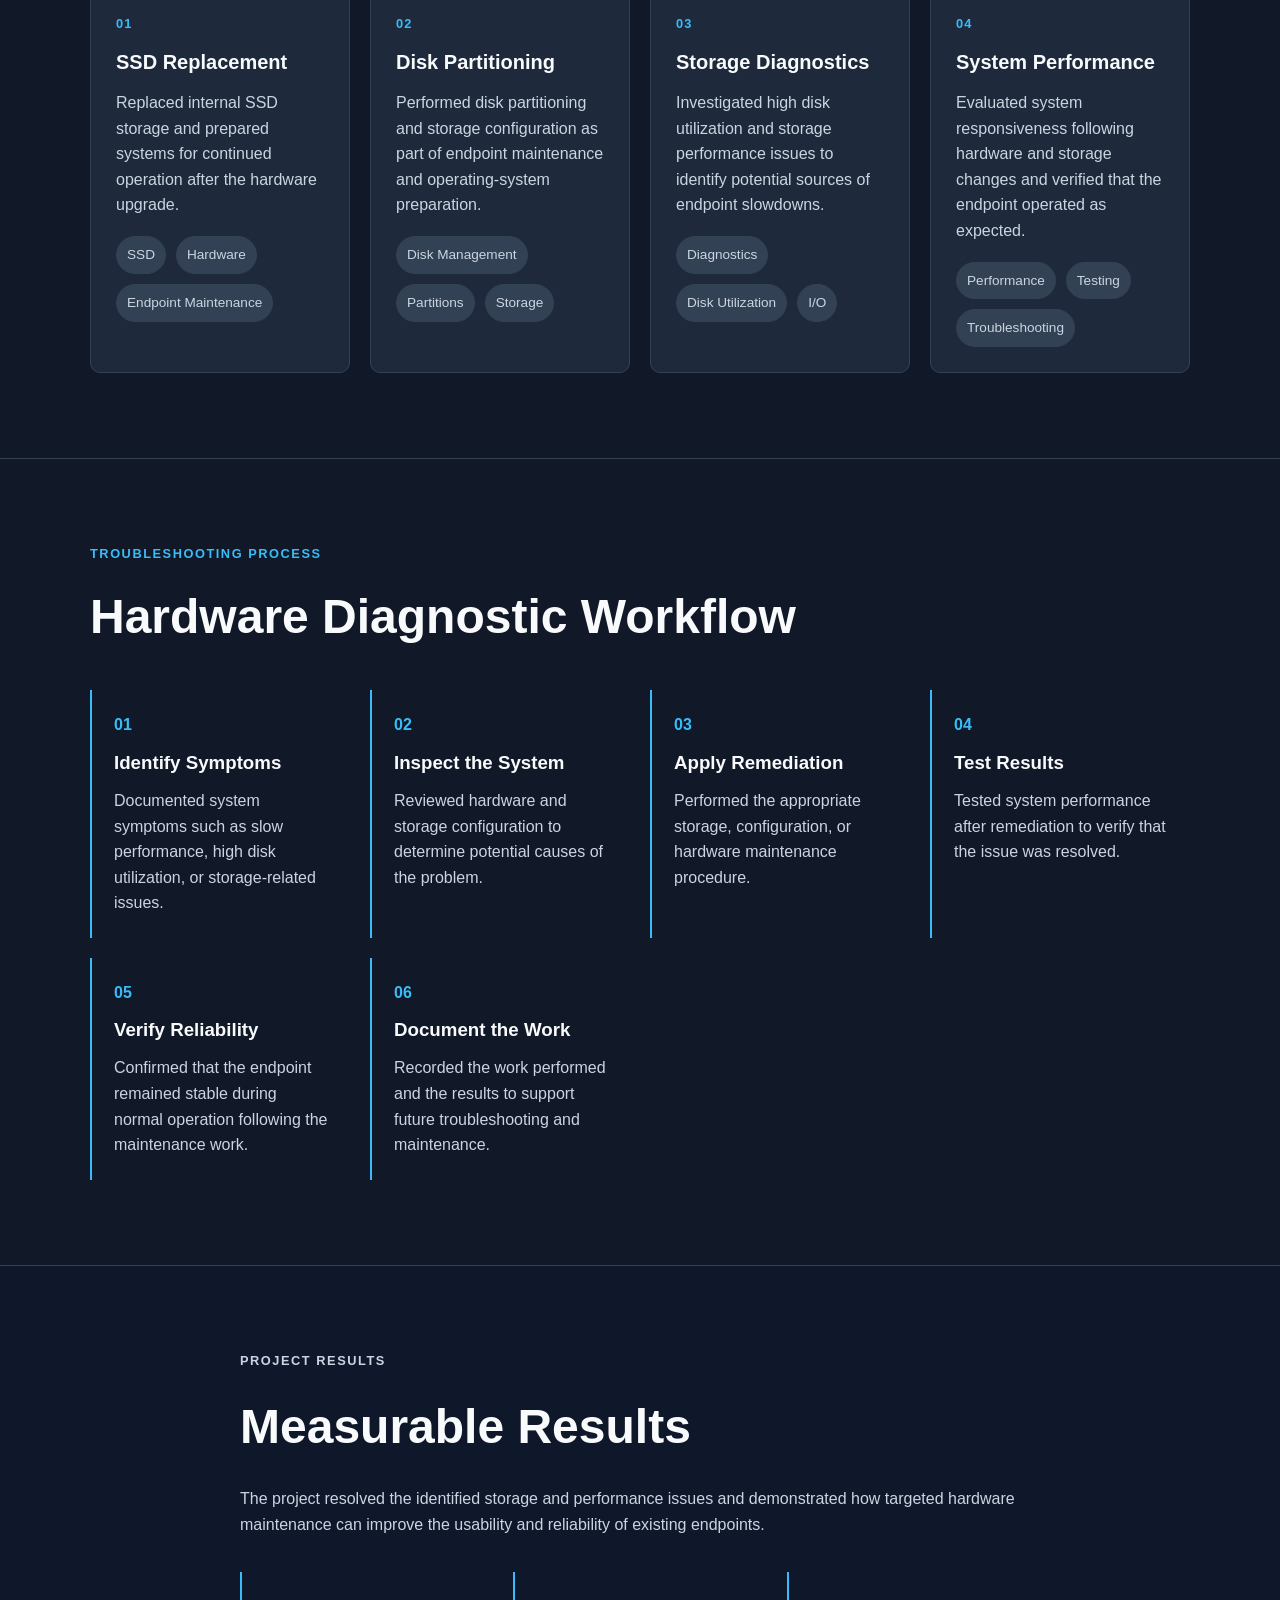
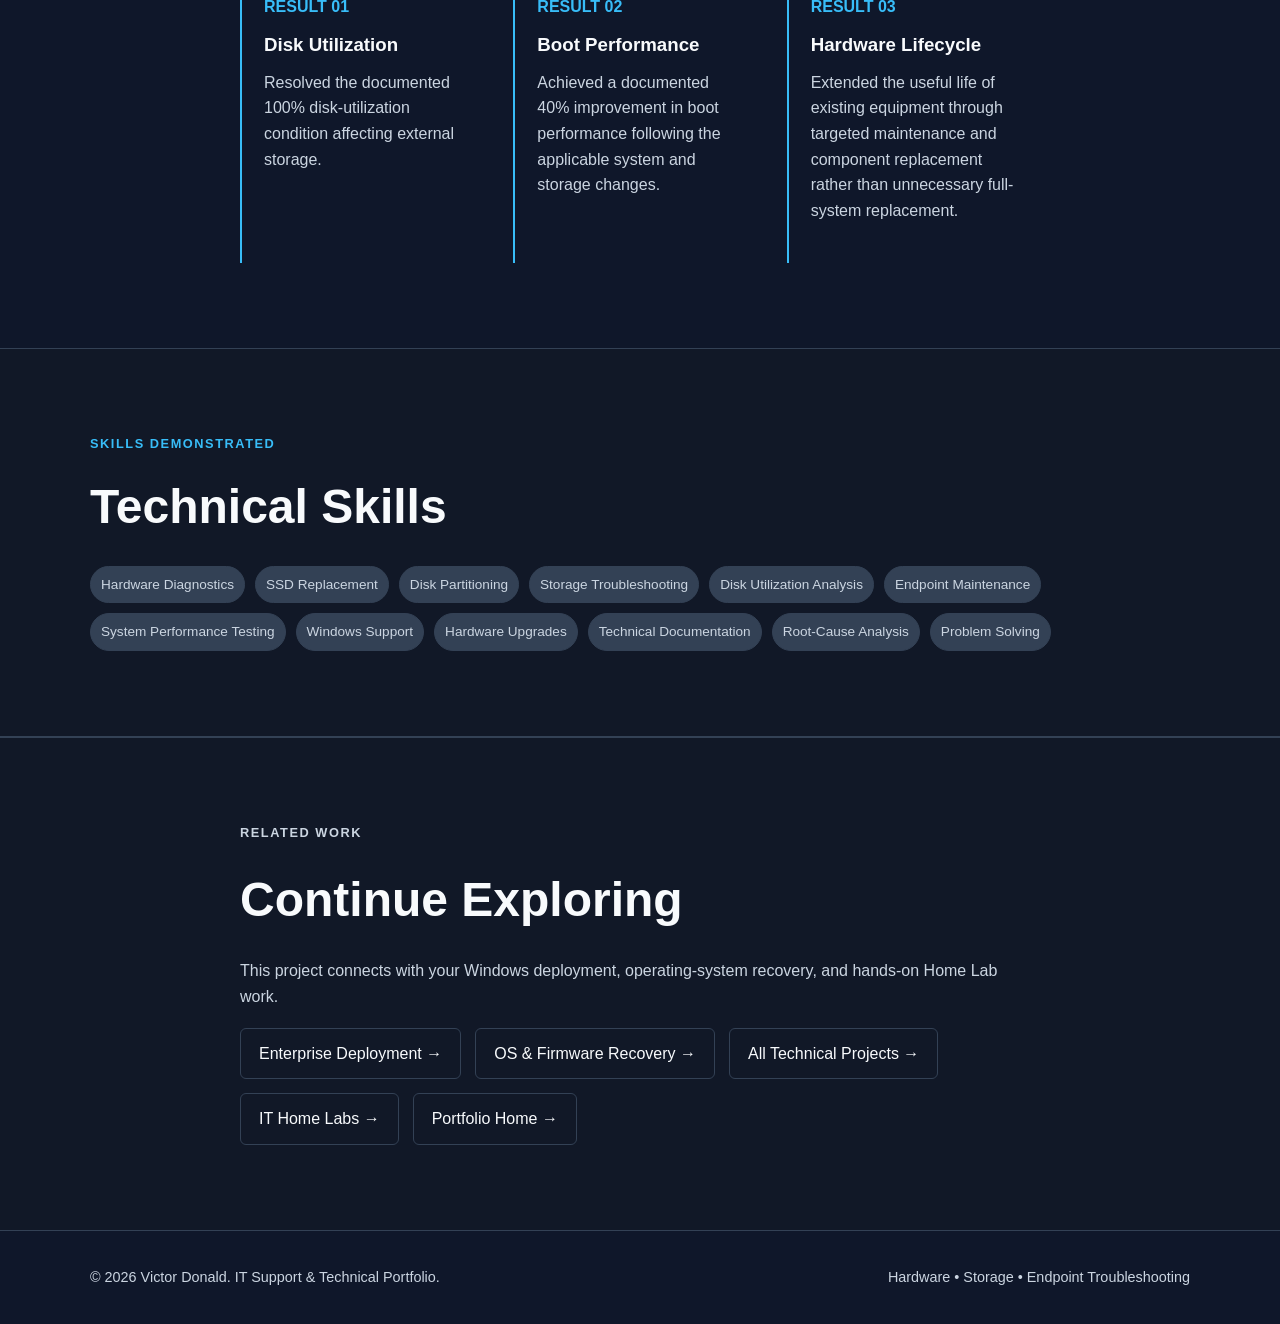
<file: hardware-optimization.html>
<!DOCTYPE html>
<html lang="en">

<head>

    <meta charset="UTF-8">

    <meta name="viewport"
          content="width=device-width, initial-scale=1.0">

    <title>
        PC Hardware Optimization & Storage Upgrade | Victor Donald
    </title>

    <meta name="description"
          content="Hands-on PC hardware optimization project demonstrating SSD replacement, disk partitioning, storage troubleshooting, hardware diagnostics, and endpoint maintenance.">

    <link rel="stylesheet" href="style.css">

</head>


<body>


<header class="site-header">

    <div class="container nav-container">

        <div class="brand">

            <a href="index.html">
                Victor Donald
            </a>

            <span>
                IT Support &amp; Technical Portfolio
            </span>

        </div>


        <nav aria-label="Main navigation">

            <a href="index.html">
                Home
            </a>

            <a href="projects.html">
                Projects
            </a>

            <a href="resume.html">
                Resume
            </a>

            <a href="contact.html">
                Contact
            </a>

            <a href="https://victor-donald.github.io/IT-Home-Labs/">
                Home Labs
            </a>

        </nav>

    </div>

</header>



<main>


    <!-- HERO -->

    <section class="hero">

        <div class="container hero-content">

            <p class="eyebrow">
                TECHNICAL PROJECT • HARDWARE • STORAGE • ENDPOINT SUPPORT
            </p>


            <h1>
                PC Hardware Optimization<br>
                &amp; Storage Upgrade
            </h1>


            <p class="hero-text">
                Hands-on endpoint maintenance project involving SSD
                replacement, disk partitioning, storage troubleshooting,
                hardware diagnostics, and system-performance
                optimization.
            </p>


            <div class="hero-buttons">

                <a class="button primary"
                   href="#overview">
                    Explore Project
                </a>


                <a class="button secondary"
                   href="index.html">
                    ← Back to Portfolio
                </a>

            </div>

        </div>

    </section>



    <!-- PROJECT OVERVIEW -->

    <section id="overview" class="section">

        <div class="container narrow">

            <p class="section-label">
                PROJECT OVERVIEW
            </p>


            <h2>
                Endpoint Hardware &amp; Storage Maintenance
            </h2>


            <p>
                This project focused on improving endpoint reliability
                and responsiveness through targeted hardware and
                storage maintenance.
            </p>


            <p>
                Work included internal SSD replacement, disk
                partitioning, storage troubleshooting, and hardware
                diagnostics across multiple computer systems.
            </p>


            <p>
                The project provided hands-on experience identifying
                performance bottlenecks and determining whether a
                hardware upgrade, storage adjustment, or other
                remediation was appropriate.
            </p>


            <div class="tags">

                <span>SSD Replacement</span>

                <span>Disk Partitioning</span>

                <span>Storage Optimization</span>

                <span>Hardware Diagnostics</span>

                <span>Endpoint Maintenance</span>

            </div>

        </div>

    </section>



    <!-- HARDWARE WORK -->

    <section class="section labs-section">

        <div class="container">

            <p class="section-label">
                HANDS-ON WORK
            </p>


            <h2>
                Hardware &amp; Storage Activities
            </h2>


            <div class="lab-grid">


                <article class="lab-card">

                    <div class="lab-number">
                        01
                    </div>


                    <h3>
                        SSD Replacement
                    </h3>


                    <p>
                        Replaced internal SSD storage and prepared
                        systems for continued operation after the
                        hardware upgrade.
                    </p>


                    <div class="tags">

                        <span>SSD</span>
                        <span>Hardware</span>
                        <span>Endpoint Maintenance</span>

                    </div>

                </article>



                <article class="lab-card">

                    <div class="lab-number">
                        02
                    </div>


                    <h3>
                        Disk Partitioning
                    </h3>


                    <p>
                        Performed disk partitioning and storage
                        configuration as part of endpoint
                        maintenance and operating-system preparation.
                    </p>


                    <div class="tags">

                        <span>Disk Management</span>
                        <span>Partitions</span>
                        <span>Storage</span>

                    </div>

                </article>



                <article class="lab-card">

                    <div class="lab-number">
                        03
                    </div>


                    <h3>
                        Storage Diagnostics
                    </h3>


                    <p>
                        Investigated high disk utilization and storage
                        performance issues to identify potential
                        sources of endpoint slowdowns.
                    </p>


                    <div class="tags">

                        <span>Diagnostics</span>
                        <span>Disk Utilization</span>
                        <span>I/O</span>

                    </div>

                </article>



                <article class="lab-card">

                    <div class="lab-number">
                        04
                    </div>


                    <h3>
                        System Performance
                    </h3>


                    <p>
                        Evaluated system responsiveness following
                        hardware and storage changes and verified
                        that the endpoint operated as expected.
                    </p>


                    <div class="tags">

                        <span>Performance</span>
                        <span>Testing</span>
                        <span>Troubleshooting</span>

                    </div>

                </article>


            </div>

        </div>

    </section>



    <!-- TROUBLESHOOTING -->

    <section class="section methodology-section">

        <div class="container">

            <p class="section-label">
                TROUBLESHOOTING PROCESS
            </p>


            <h2>
                Hardware Diagnostic Workflow
            </h2>


            <div class="methodology-grid">


                <div class="method-card">

                    <span>01</span>

                    <h3>
                        Identify Symptoms
                    </h3>

                    <p>
                        Documented system symptoms such as slow
                        performance, high disk utilization, or
                        storage-related issues.
                    </p>

                </div>



                <div class="method-card">

                    <span>02</span>

                    <h3>
                        Inspect the System
                    </h3>

                    <p>
                        Reviewed hardware and storage configuration
                        to determine potential causes of the problem.
                    </p>

                </div>



                <div class="method-card">

                    <span>03</span>

                    <h3>
                        Apply Remediation
                    </h3>

                    <p>
                        Performed the appropriate storage,
                        configuration, or hardware maintenance
                        procedure.
                    </p>

                </div>



                <div class="method-card">

                    <span>04</span>

                    <h3>
                        Test Results
                    </h3>

                    <p>
                        Tested system performance after remediation
                        to verify that the issue was resolved.
                    </p>

                </div>



                <div class="method-card">

                    <span>05</span>

                    <h3>
                        Verify Reliability
                    </h3>

                    <p>
                        Confirmed that the endpoint remained stable
                        during normal operation following the
                        maintenance work.
                    </p>

                </div>



                <div class="method-card">

                    <span>06</span>

                    <h3>
                        Document the Work
                    </h3>

                    <p>
                        Recorded the work performed and the results
                        to support future troubleshooting and
                        maintenance.
                    </p>

                </div>


            </div>

        </div>

    </section>



    <!-- RESULTS -->

    <section class="section">

        <div class="container narrow">

            <p class="section-label">
                PROJECT RESULTS
            </p>


            <h2>
                Measurable Results
            </h2>


            <p>
                The project resolved the identified storage and
                performance issues and demonstrated how targeted
                hardware maintenance can improve the usability and
                reliability of existing endpoints.
            </p>


            <div class="methodology-grid">


                <div class="method-card">

                    <span>RESULT 01</span>

                    <h3>
                        Disk Utilization
                    </h3>

                    <p>
                        Resolved the documented 100% disk-utilization
                        condition affecting external storage.
                    </p>

                </div>



                <div class="method-card">

                    <span>RESULT 02</span>

                    <h3>
                        Boot Performance
                    </h3>

                    <p>
                        Achieved a documented 40% improvement in
                        boot performance following the applicable
                        system and storage changes.
                    </p>

                </div>



                <div class="method-card">

                    <span>RESULT 03</span>

                    <h3>
                        Hardware Lifecycle
                    </h3>

                    <p>
                        Extended the useful life of existing
                        equipment through targeted maintenance and
                        component replacement rather than unnecessary
                        full-system replacement.
                    </p>

                </div>


            </div>

        </div>

    </section>



    <!-- TECHNICAL SKILLS -->

    <section class="section skills-section">

        <div class="container">

            <p class="section-label">
                SKILLS DEMONSTRATED
            </p>


            <h2>
                Technical Skills
            </h2>


            <div class="skills-list">

                <span>Hardware Diagnostics</span>

                <span>SSD Replacement</span>

                <span>Disk Partitioning</span>

                <span>Storage Troubleshooting</span>

                <span>Disk Utilization Analysis</span>

                <span>Endpoint Maintenance</span>

                <span>System Performance Testing</span>

                <span>Windows Support</span>

                <span>Hardware Upgrades</span>

                <span>Technical Documentation</span>

                <span>Root-Cause Analysis</span>

                <span>Problem Solving</span>

            </div>

        </div>

    </section>



    <!-- RELATED PROJECTS -->

    <section class="section contact-section">

        <div class="container narrow">

            <p class="section-label">
                RELATED WORK
            </p>


            <h2>
                Continue Exploring
            </h2>


            <p>
                This project connects with your Windows deployment,
                operating-system recovery, and hands-on Home Lab work.
            </p>


            <div class="contact-links">


                <a href="enterprise-deployment.html">
                    Enterprise Deployment →
                </a>


                <a href="os-firmware-recovery.html">
                    OS &amp; Firmware Recovery →
                </a>


                <a href="projects.html">
                    All Technical Projects →
                </a>


                <a href="https://victor-donald.github.io/IT-Home-Labs/">
                    IT Home Labs →
                </a>


                <a href="index.html">
                    Portfolio Home →
                </a>

            </div>

        </div>

    </section>


</main>



<footer>

    <div class="container footer-content">

        <p>
            © 2026 Victor Donald. IT Support &amp; Technical Portfolio.
        </p>


        <p>
            Hardware • Storage • Endpoint Troubleshooting
        </p>

    </div>

</footer>


</body>

</html>
</file>
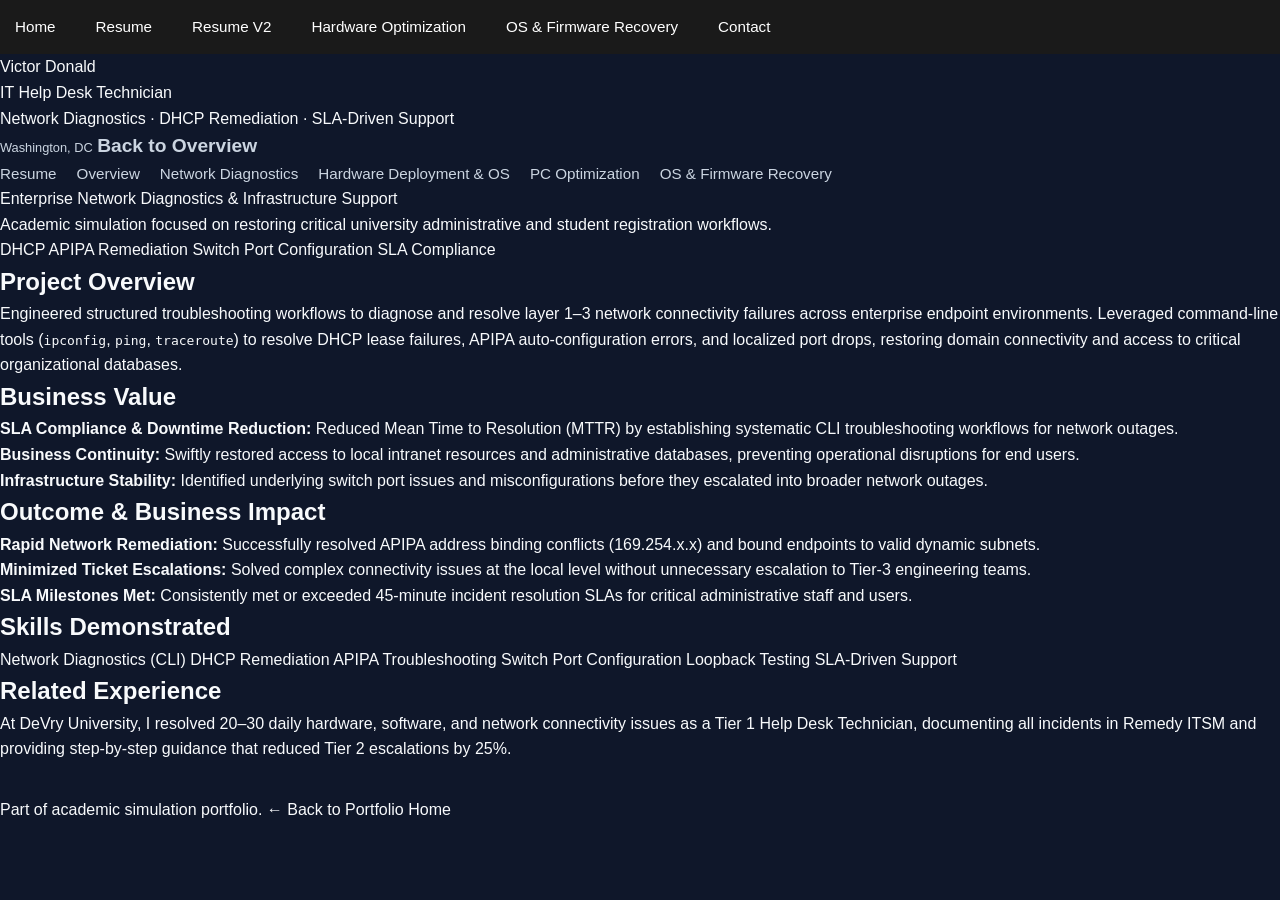
<file: index1.html>
<!DOCTYPE html>
<html lang="en">
<head>
  <meta charset="UTF-8" />
  <title>Enterprise Network Diagnostics | Victor Donald</title>
  <link rel="stylesheet" href="style.css" />
</head>
<body>

<nav style="background:#1a1a1a; padding:15px; font-family:Arial;">
  <a href="index.html" style="color:white; margin-right:20px; text-decoration:none;">Home</a>
  <a href="resume.html" style="color:white; margin-right:20px; text-decoration:none;">Resume</a>
<a href="resumeV2.html" style="color:white; margin-right:20px; text-decoration:none;">Resume V2</a>

  <a href="hardware-optimization.html" style="color:white; margin-right:20px; text-decoration:none;">Hardware Optimization</a>
  <a href="os-firmware-recovery.html" style="color:white; margin-right:20px; text-decoration:none;">OS & Firmware Recovery</a>
  <a href="contact.html" style="color:white; text-decoration:none;">Contact</a>
</nav>
  <body>



  <div class="detail-layout">
    <header class="header">
      <div class="brand">
        <div class="brand-name">Victor Donald</div>
        <div class="brand-role">IT Help Desk Technician</div>
        <div class="brand-tags">
          Network Diagnostics · DHCP Remediation · SLA-Driven Support
        </div>
        <div class="contact-strip">
          <span>Washington, DC</span>
          <span><a href="index.html">Back to Overview</a></span>
        </div>
      </div>
      <nav class="nav">
        <a href="resume.html">Resume</a>

        <a href="index.html">Overview</a>
        <a href="index1.html">Network Diagnostics</a>
        <a href="index2.html">Hardware Deployment & OS</a>
        <a href="hardware-optimization.html">PC Optimization</a>
        <a href="os-firmware-recovery.html">OS & Firmware Recovery</a>
      </nav>
    </header>

    <main>
      <section class="detail-header">
        <div class="detail-title">Enterprise Network Diagnostics & Infrastructure Support</div>
        <div class="detail-subtitle">
          Academic simulation focused on restoring critical university administrative and student registration workflows.
        </div>
        <div class="detail-meta">
          <span class="badge">DHCP</span>
          <span class="badge">APIPA Remediation</span>
          <span class="badge">Switch Port Configuration</span>
          <span class="badge badge-accent">SLA Compliance</span>
        </div>
      </section>

 <!-- Enterprise Network Diagnostics & Infrastructure Support -->
<section class="detail-section">
  <h2>Project Overview</h2>
  <p>
    Engineered structured troubleshooting workflows to diagnose and resolve layer 1–3 network connectivity failures across enterprise endpoint environments. Leveraged command-line tools (<code>ipconfig</code>, <code>ping</code>, <code>traceroute</code>) to resolve DHCP lease failures, APIPA auto-configuration errors, and localized port drops, restoring domain connectivity and access to critical organizational databases.
  </p>
</section>

<section class="detail-section">
  <h2>Business Value</h2>
  <ul>
    <li>
      <strong>SLA Compliance & Downtime Reduction:</strong> Reduced Mean Time to Resolution (MTTR) by establishing systematic CLI troubleshooting workflows for network outages.
    </li>
    <li>
      <strong>Business Continuity:</strong> Swiftly restored access to local intranet resources and administrative databases, preventing operational disruptions for end users.
    </li>
    <li>
      <strong>Infrastructure Stability:</strong> Identified underlying switch port issues and misconfigurations before they escalated into broader network outages.
    </li>
  </ul>
</section>

<section class="detail-section">
  <h2>Outcome & Business Impact</h2>
  <ul>
    <li><strong>Rapid Network Remediation:</strong> Successfully resolved APIPA address binding conflicts (169.254.x.x) and bound endpoints to valid dynamic subnets.</li>
    <li><strong>Minimized Ticket Escalations:</strong> Solved complex connectivity issues at the local level without unnecessary escalation to Tier-3 engineering teams.</li>
    <li><strong>SLA Milestones Met:</strong> Consistently met or exceeded 45-minute incident resolution SLAs for critical administrative staff and users.</li>
  </ul>
</section>

      <section class="detail-section">
        <h2>Skills Demonstrated</h2>
        <div class="detail-skills">
          <span class="badge">Network Diagnostics (CLI)</span>
          <span class="badge">DHCP Remediation</span>
          <span class="badge">APIPA Troubleshooting</span>
          <span class="badge">Switch Port Configuration</span>
          <span class="badge">Loopback Testing</span>
          <span class="badge badge-accent">SLA-Driven Support</span>
        </div>
      </section>

      <section class="detail-section">
        <h2>Related Experience</h2>
        <p>
          At DeVry University, I resolved 20–30 daily hardware, software, and network connectivity issues
          as a Tier 1 Help Desk Technician, documenting all incidents in Remedy ITSM and providing
          step-by-step guidance that reduced Tier 2 escalations by 25%.
        </p>
      </section>

      <footer class="detail-footer">
        <span>Part of academic simulation portfolio.</span>
        <span><a href="index.html">← Back to Portfolio Home</a></span>
      </footer>
    </main>
  </div>
</body>
</html>
</file>
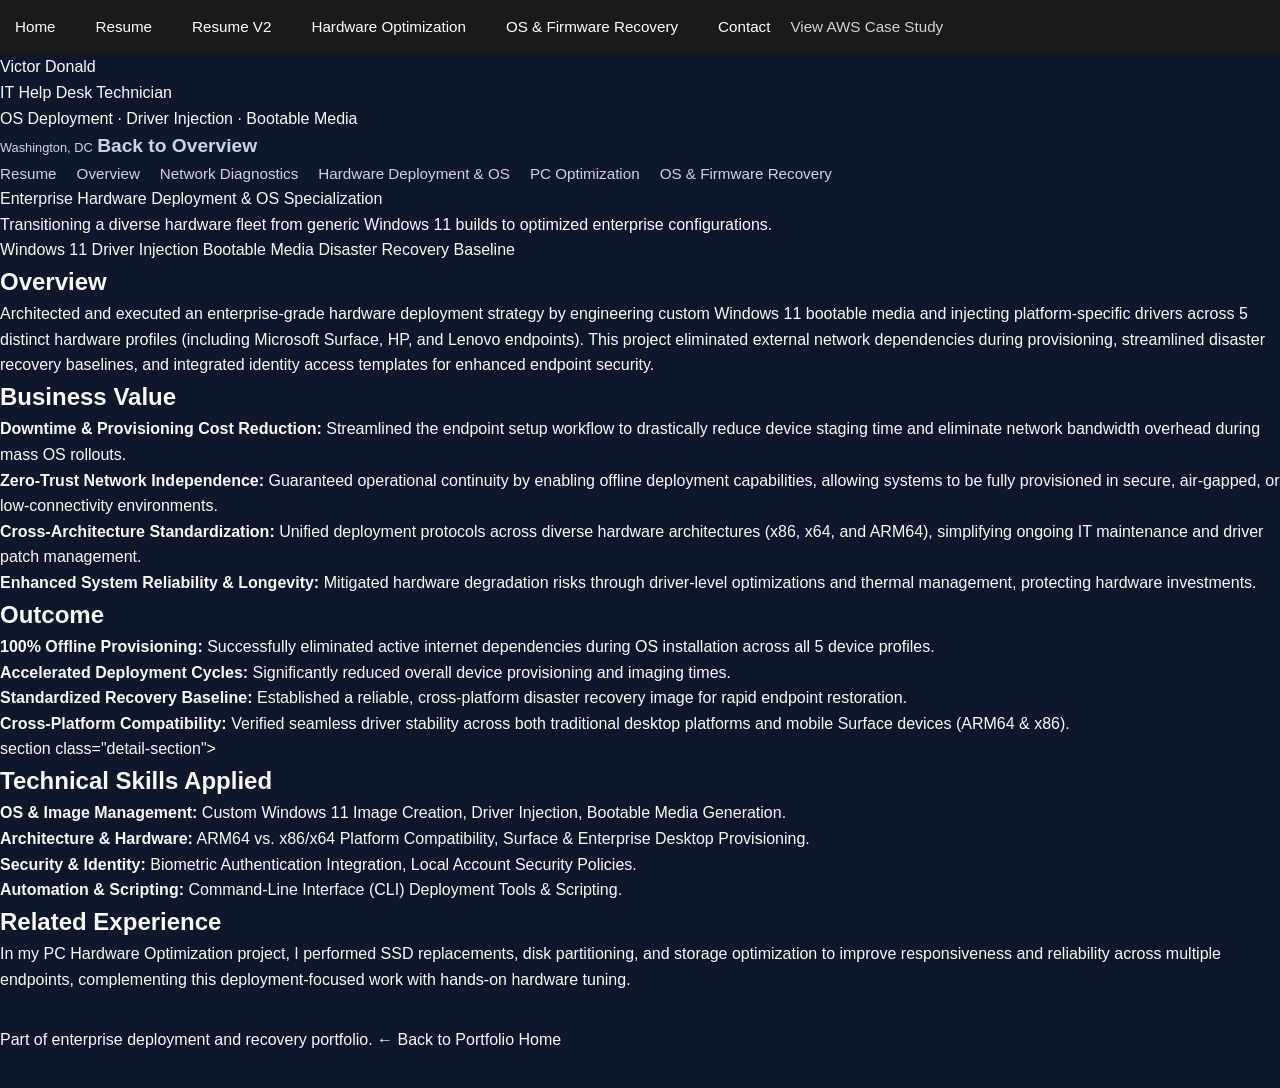
<file: index2.html>
<!DOCTYPE html>
<html lang="en">
<head>
  <meta charset="UTF-8" />
  <title>Enterprise Hardware Deployment & OS Specialization | Victor Donald</title>
  <link rel="stylesheet" href="style.css" />
</head>
<body>
  <nav style="background:#1a1a1a; padding:15px; font-family:Arial;">
  <a href="index.html" style="color:white; margin-right:20px; text-decoration:none;">Home</a>
  <a href="resume.html" style="color:white; margin-right:20px; text-decoration:none;">Resume</a>
 <a href="resumeV2.html" style="color:white; margin-right:20px; text-decoration:none;">Resume V2</a>

    <a href="hardware-optimization.html" style="color:white; margin-right:20px; text-decoration:none;">Hardware Optimization</a>
  <a href="os-firmware-recovery.html" style="color:white; margin-right:20px; text-decoration:none;">OS & Firmware Recovery</a>
  <a href="contact.html" style="color:white; text-decoration:none;">Contact</a>
<a href="aws-case-study.html">View AWS Case Study</a>
  </nav>

<body>


  <div class="detail-layout">
    <header class="header">
      <div class="brand">
        <div class="brand-name">Victor Donald</div>
        <div class="brand-role">IT Help Desk Technician</div>
        <div class="brand-tags">
          OS Deployment · Driver Injection · Bootable Media
        </div>
        <div class="contact-strip">
          <span>Washington, DC</span>
          <span><a href="index.html">Back to Overview</a></span>
        </div>
      </div>
      <nav class="nav">
        <a href="resume.html">Resume</a>

        <a href="index.html">Overview</a>
        <a href="index1.html">Network Diagnostics</a>
        <a href="index2.html">Hardware Deployment & OS</a>
        <a href="hardware-optimization.html">PC Optimization</a>
        <a href="os-firmware-recovery.html">OS & Firmware Recovery</a>
      </nav>
    </header>

    <main>
      <section class="detail-header">
        <div class="detail-title">Enterprise Hardware Deployment & OS Specialization</div>
        <div class="detail-subtitle">
          Transitioning a diverse hardware fleet from generic Windows 11 builds to optimized enterprise configurations.
        </div>
        <div class="detail-meta">
          <span class="badge">Windows 11</span>
          <span class="badge">Driver Injection</span>
          <span class="badge">Bootable Media</span>
          <span class="badge badge-accent">Disaster Recovery Baseline</span>
        </div>
      </section>

      <section class="detail-section">
      <!-- Short Intro Section -->
<section class="detail-section">
  <h2>Overview</h2>
  <p>
    Architected and executed an enterprise-grade hardware deployment strategy by engineering custom Windows 11 bootable media and injecting platform-specific drivers across 5 distinct hardware profiles (including Microsoft Surface, HP, and Lenovo endpoints). This project eliminated external network dependencies during provisioning, streamlined disaster recovery baselines, and integrated identity access templates for enhanced endpoint security.
  </p>
</section>

<!-- Business Value Section -->
<section class="detail-section">
  <h2>Business Value</h2>
  <ul>
    <li>
      <strong>Downtime & Provisioning Cost Reduction:</strong> Streamlined the endpoint setup workflow to drastically reduce device staging time and eliminate network bandwidth overhead during mass OS rollouts.
    </li>
    <li>
      <strong>Zero-Trust Network Independence:</strong> Guaranteed operational continuity by enabling offline deployment capabilities, allowing systems to be fully provisioned in secure, air-gapped, or low-connectivity environments.
    </li>
    <li>
      <strong>Cross-Architecture Standardization:</strong> Unified deployment protocols across diverse hardware architectures (x86, x64, and ARM64), simplifying ongoing IT maintenance and driver patch management.
    </li>
    <li>
      <strong>Enhanced System Reliability & Longevity:</strong> Mitigated hardware degradation risks through driver-level optimizations and thermal management, protecting hardware investments.
    </li>
  </ul>
</section>

<!-- Outcome Section -->
<section class="detail-section">
  <h2>Outcome</h2>
  <ul>
    <li><strong>100% Offline Provisioning:</strong> Successfully eliminated active internet dependencies during OS installation across all 5 device profiles.</li>
    <li><strong>Accelerated Deployment Cycles:</strong> Significantly reduced overall device provisioning and imaging times.</li>
    <li><strong>Standardized Recovery Baseline:</strong> Established a reliable, cross-platform disaster recovery image for rapid endpoint restoration.</li>
    <li><strong>Cross-Platform Compatibility:</strong> Verified seamless driver stability across both traditional desktop platforms and mobile Surface devices (ARM64 & x86).</li>
  </ul>
</section>
section class="detail-section">
  <h2>Technical Skills Applied</h2>
  <ul>
    <li><strong>OS & Image Management:</strong> Custom Windows 11 Image Creation, Driver Injection, Bootable Media Generation.</li>
    <li><strong>Architecture & Hardware:</strong> ARM64 vs. x86/x64 Platform Compatibility, Surface & Enterprise Desktop Provisioning.</li>
    <li><strong>Security & Identity:</strong> Biometric Authentication Integration, Local Account Security Policies.</li>
    <li><strong>Automation & Scripting:</strong> Command-Line Interface (CLI) Deployment Tools & Scripting.</li>
  </ul>
</section>
        </div>
      </section>

      <section class="detail-section">
        <h2>Related Experience</h2>
        <p>
          In my PC Hardware Optimization project, I performed SSD replacements, disk partitioning,
          and storage optimization to improve responsiveness and reliability across multiple endpoints,
          complementing this deployment-focused work with hands-on hardware tuning.
        </p>
      </section>

      <footer class="detail-footer">
        <span>Part of enterprise deployment and recovery portfolio.</span>
        <span><a href="index.html">← Back to Portfolio Home</a></span>
      </footer>
    </main>
  </div>
</body>
</html>
</file>
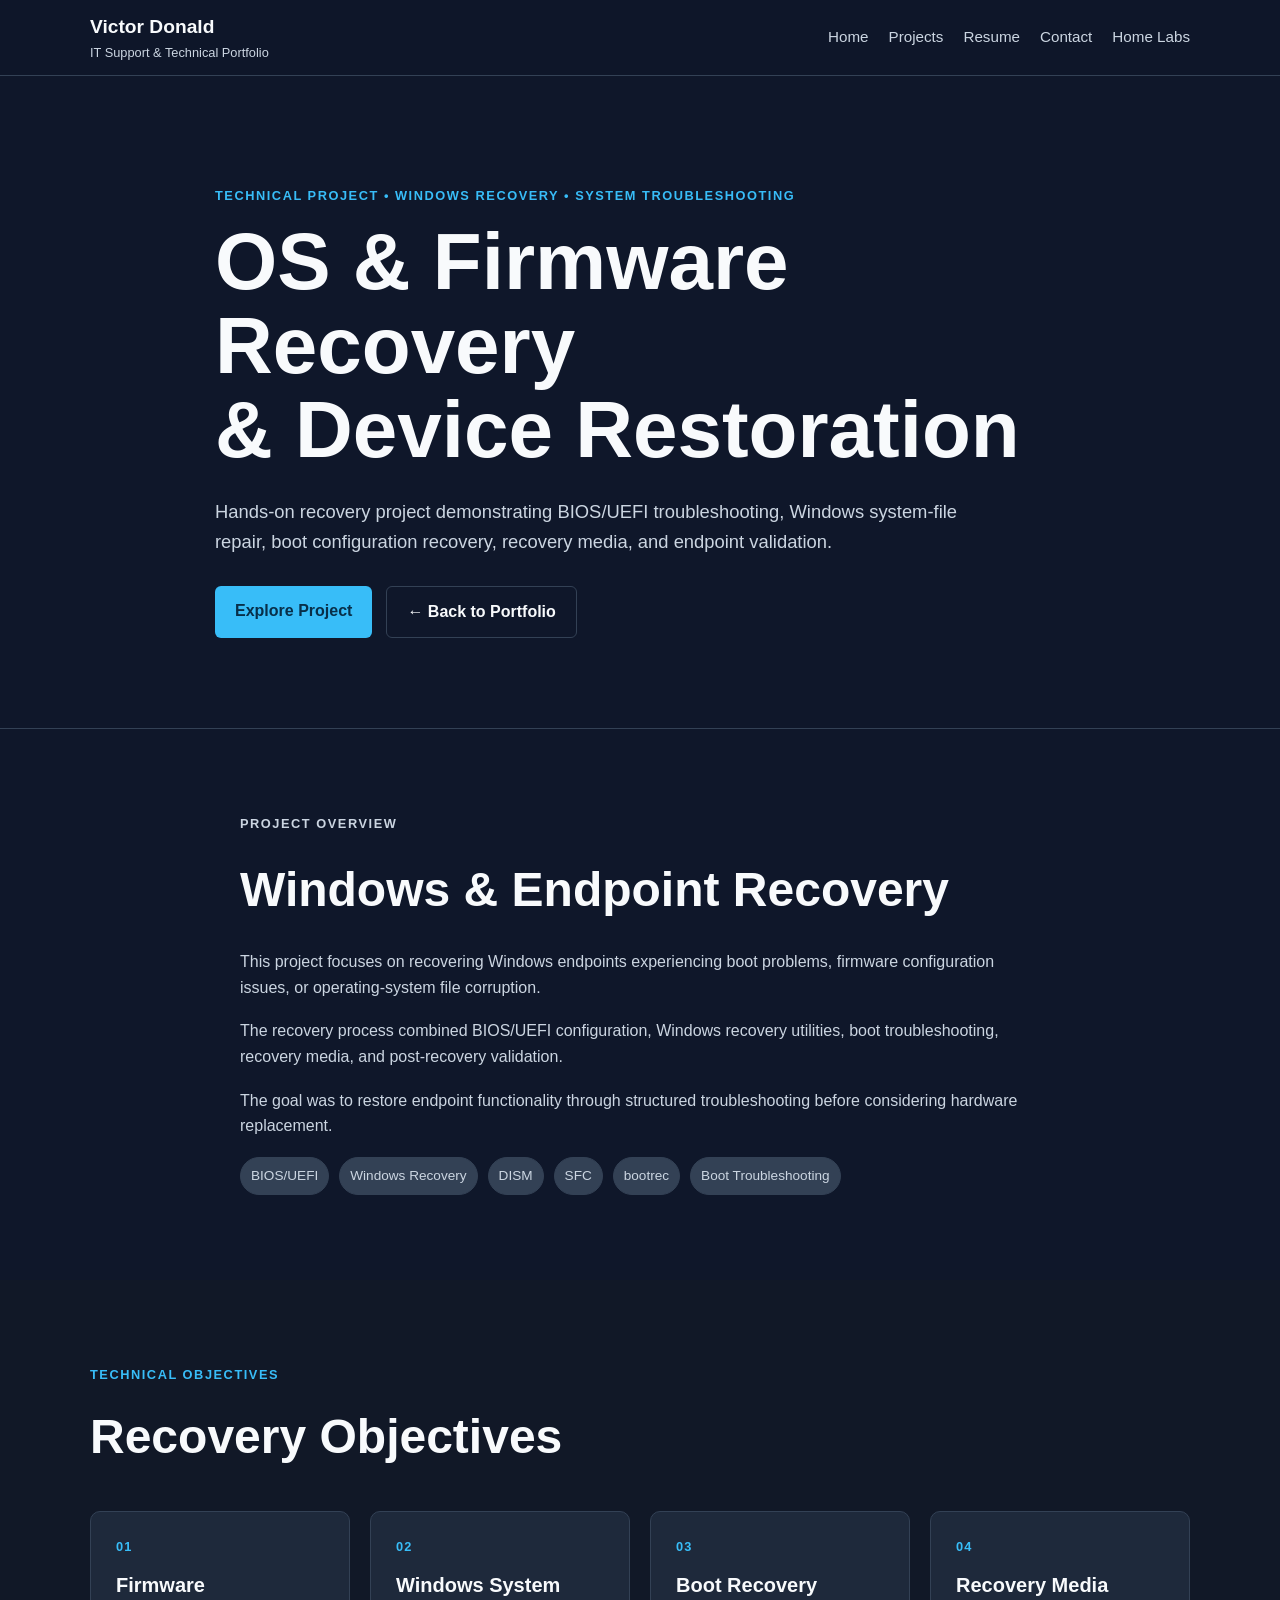
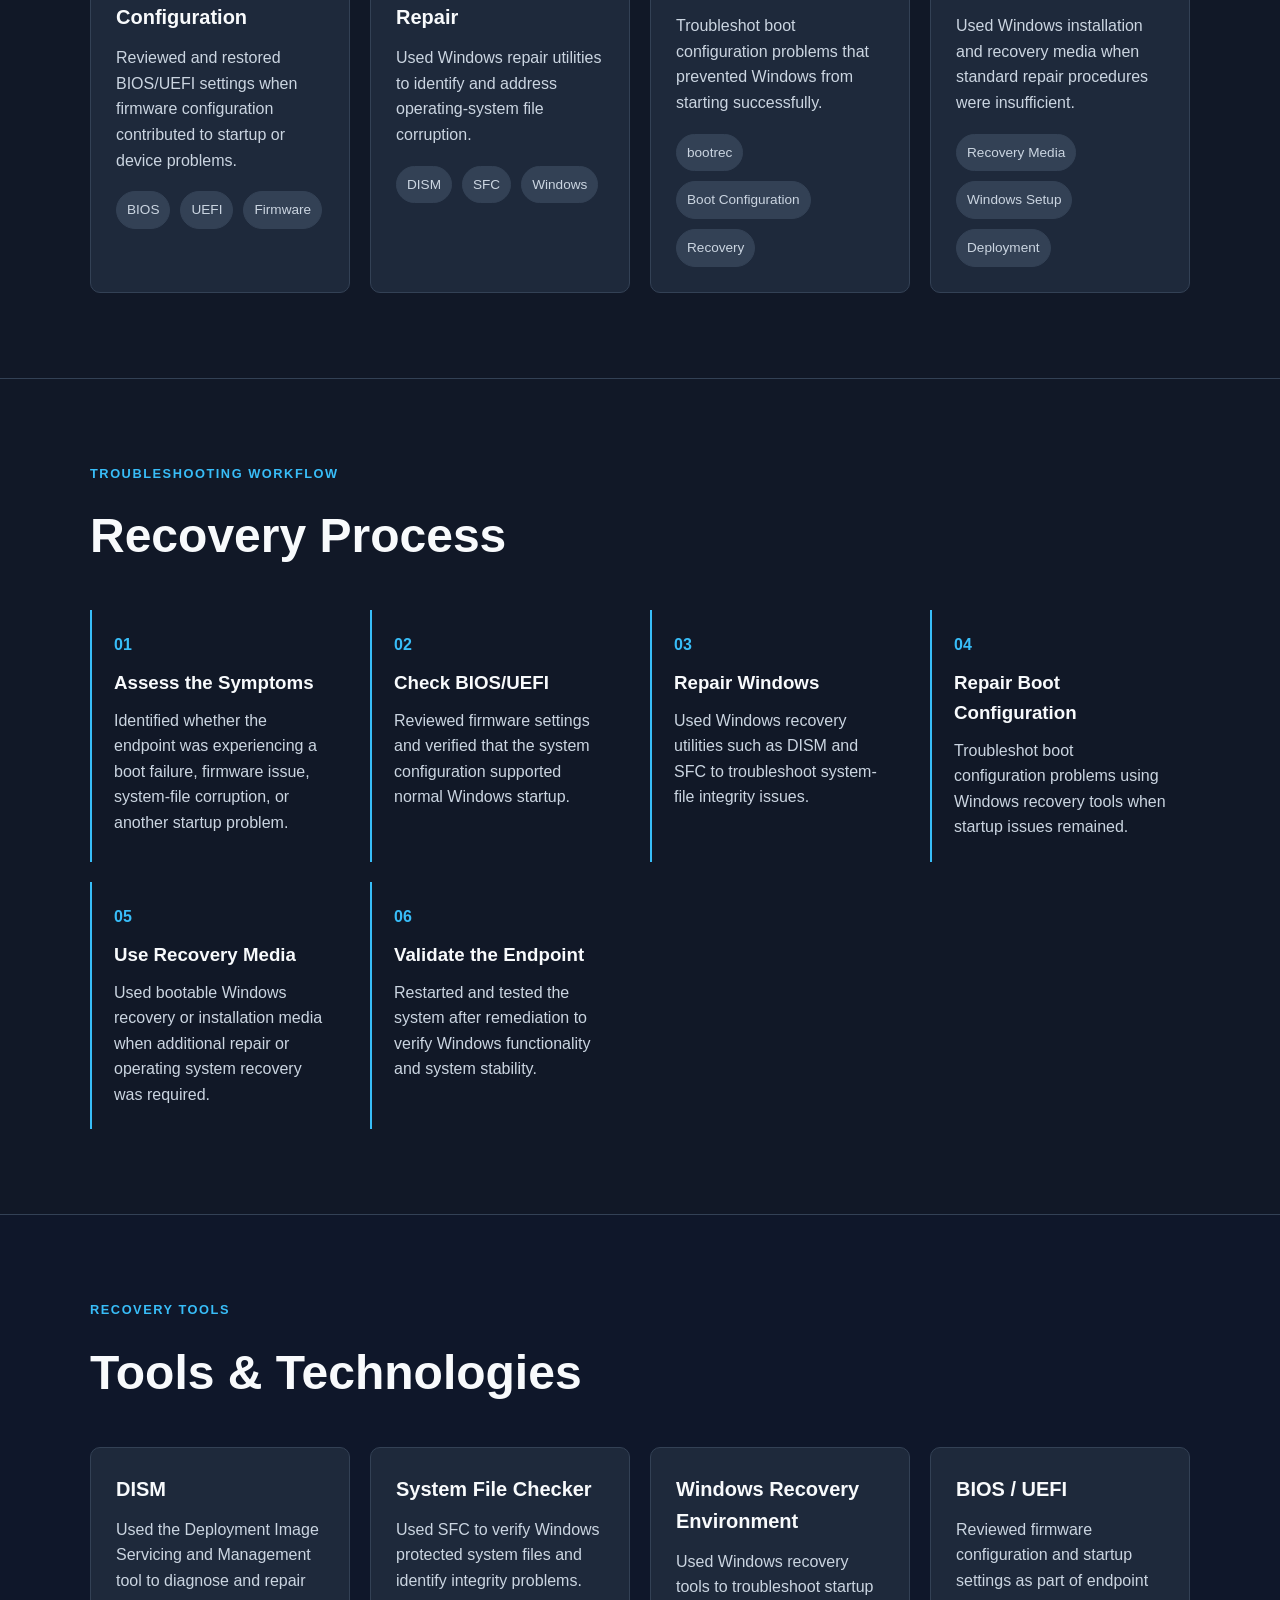
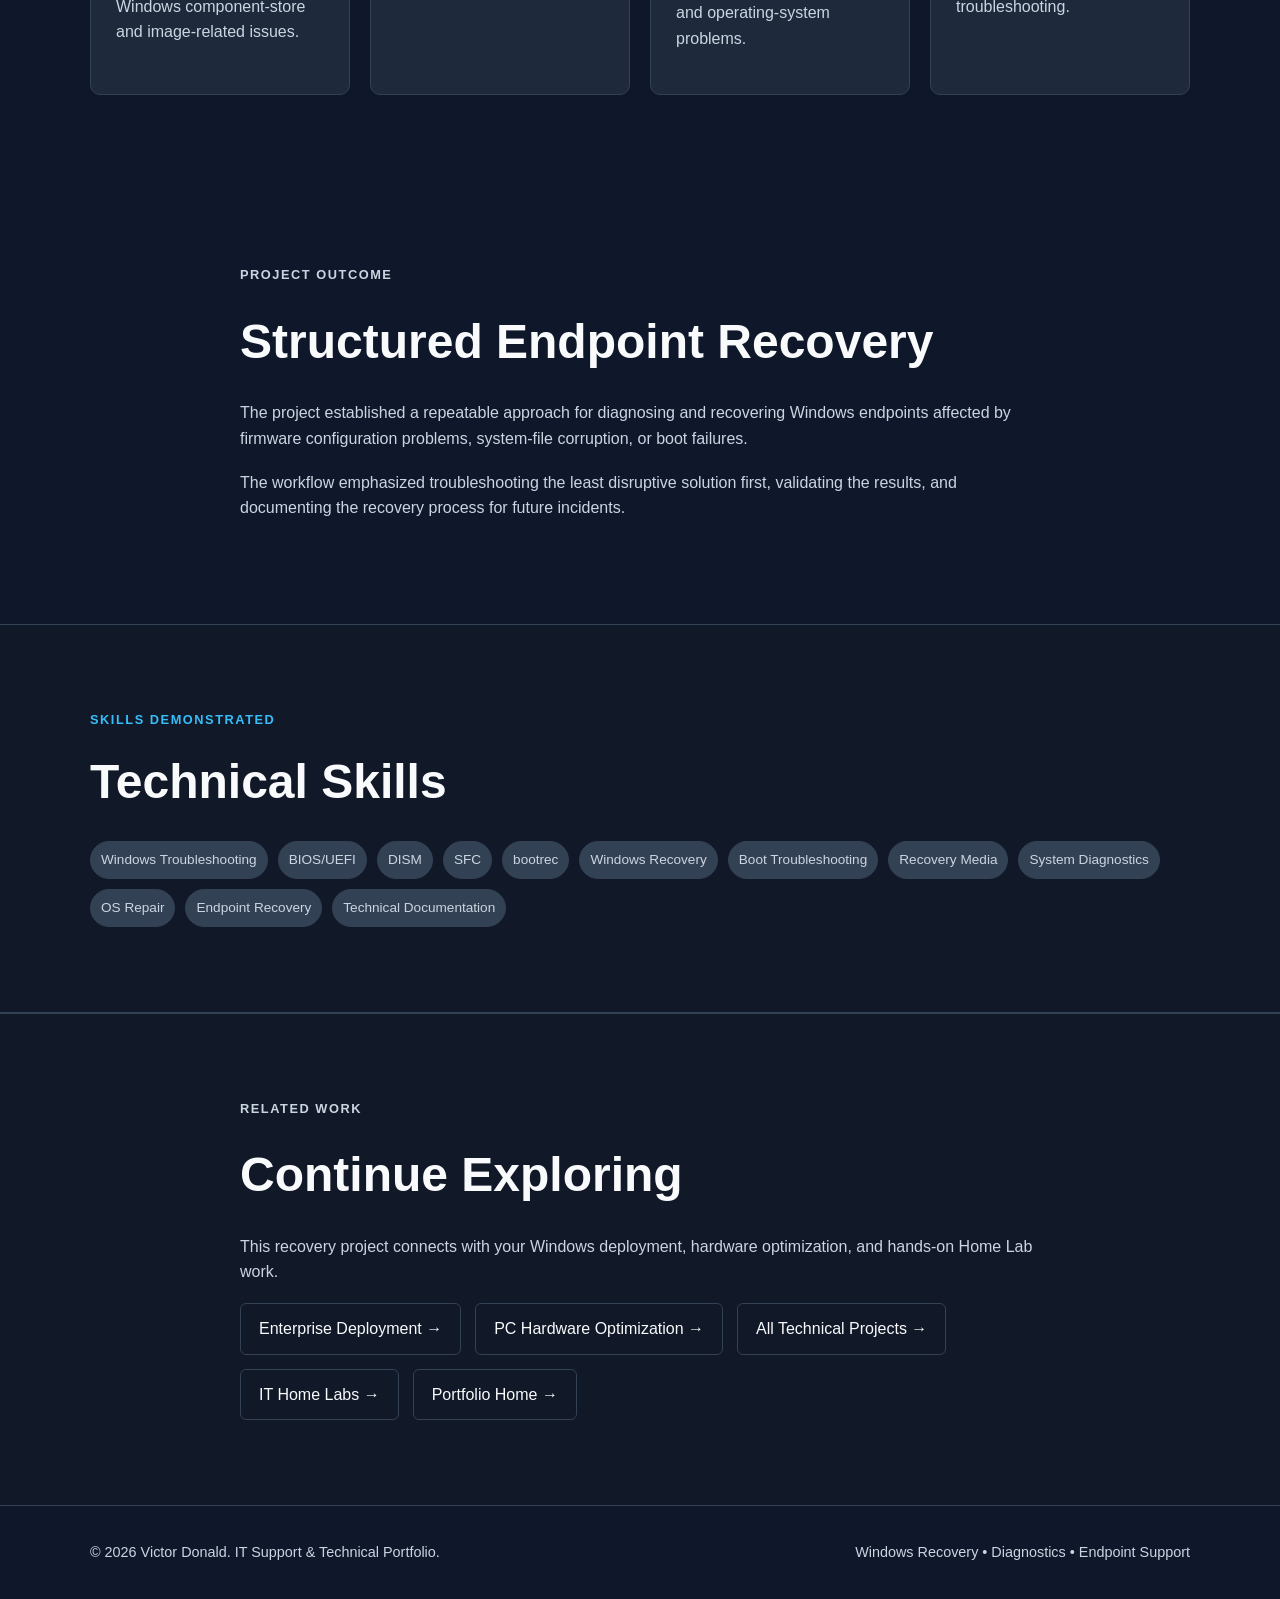
<file: os-firmware-recovery.html>
<!DOCTYPE html>
<html lang="en">

<head>

    <meta charset="UTF-8">

    <meta name="viewport" content="width=device-width, initial-scale=1.0">

    <title>
        OS &amp; Firmware Recovery | Victor Donald
    </title>

    <meta name="description"
          content="Hands-on Windows operating system and firmware recovery project demonstrating BIOS/UEFI troubleshooting, DISM, SFC, boot recovery, recovery media, and endpoint restoration.">

    <link rel="stylesheet" href="style.css">

</head>


<body>


<header class="site-header">

    <div class="container nav-container">

        <div class="brand">

            <a href="index.html">
                Victor Donald
            </a>

            <span>
                IT Support &amp; Technical Portfolio
            </span>

        </div>


        <nav aria-label="Main navigation">

            <a href="index.html">
                Home
            </a>

            <a href="projects.html">
                Projects
            </a>

            <a href="resume.html">
                Resume
            </a>

            <a href="contact.html">
                Contact
            </a>

            <a href="https://victor-donald.github.io/IT-Home-Labs/">
                Home Labs
            </a>

        </nav>

    </div>

</header>



<main>


    <!-- HERO -->

    <section class="hero">

        <div class="container hero-content">

            <p class="eyebrow">
                TECHNICAL PROJECT • WINDOWS RECOVERY • SYSTEM TROUBLESHOOTING
            </p>


            <h1>
                OS &amp; Firmware Recovery<br>
                &amp; Device Restoration
            </h1>


            <p class="hero-text">
                Hands-on recovery project demonstrating BIOS/UEFI
                troubleshooting, Windows system-file repair, boot
                configuration recovery, recovery media, and endpoint
                validation.
            </p>


            <div class="hero-buttons">

                <a class="button primary"
                   href="#overview">
                    Explore Project
                </a>


                <a class="button secondary"
                   href="index.html">
                    ← Back to Portfolio
                </a>

            </div>

        </div>

    </section>



    <!-- OVERVIEW -->

    <section id="overview" class="section">

        <div class="container narrow">

            <p class="section-label">
                PROJECT OVERVIEW
            </p>


            <h2>
                Windows &amp; Endpoint Recovery
            </h2>


            <p>
                This project focuses on recovering Windows endpoints
                experiencing boot problems, firmware configuration
                issues, or operating-system file corruption.
            </p>


            <p>
                The recovery process combined BIOS/UEFI configuration,
                Windows recovery utilities, boot troubleshooting,
                recovery media, and post-recovery validation.
            </p>


            <p>
                The goal was to restore endpoint functionality through
                structured troubleshooting before considering hardware
                replacement.
            </p>


            <div class="tags">

                <span>BIOS/UEFI</span>

                <span>Windows Recovery</span>

                <span>DISM</span>

                <span>SFC</span>

                <span>bootrec</span>

                <span>Boot Troubleshooting</span>

            </div>

        </div>

    </section>



    <!-- OBJECTIVES -->

    <section class="section labs-section">

        <div class="container">

            <p class="section-label">
                TECHNICAL OBJECTIVES
            </p>


            <h2>
                Recovery Objectives
            </h2>


            <div class="lab-grid">


                <article class="lab-card">

                    <div class="lab-number">
                        01
                    </div>


                    <h3>
                        Firmware Configuration
                    </h3>


                    <p>
                        Reviewed and restored BIOS/UEFI settings when
                        firmware configuration contributed to startup
                        or device problems.
                    </p>


                    <div class="tags">

                        <span>BIOS</span>
                        <span>UEFI</span>
                        <span>Firmware</span>

                    </div>

                </article>



                <article class="lab-card">

                    <div class="lab-number">
                        02
                    </div>


                    <h3>
                        Windows System Repair
                    </h3>


                    <p>
                        Used Windows repair utilities to identify and
                        address operating-system file corruption.
                    </p>


                    <div class="tags">

                        <span>DISM</span>
                        <span>SFC</span>
                        <span>Windows</span>

                    </div>

                </article>



                <article class="lab-card">

                    <div class="lab-number">
                        03
                    </div>


                    <h3>
                        Boot Recovery
                    </h3>


                    <p>
                        Troubleshot boot configuration problems that
                        prevented Windows from starting successfully.
                    </p>


                    <div class="tags">

                        <span>bootrec</span>
                        <span>Boot Configuration</span>
                        <span>Recovery</span>

                    </div>

                </article>



                <article class="lab-card">

                    <div class="lab-number">
                        04
                    </div>


                    <h3>
                        Recovery Media
                    </h3>


                    <p>
                        Used Windows installation and recovery media
                        when standard repair procedures were
                        insufficient.
                    </p>


                    <div class="tags">

                        <span>Recovery Media</span>
                        <span>Windows Setup</span>
                        <span>Deployment</span>

                    </div>

                </article>


            </div>

        </div>

    </section>



    <!-- EXECUTION -->

    <section class="section methodology-section">

        <div class="container">

            <p class="section-label">
                TROUBLESHOOTING WORKFLOW
            </p>


            <h2>
                Recovery Process
            </h2>


            <div class="methodology-grid">


                <div class="method-card">

                    <span>01</span>

                    <h3>
                        Assess the Symptoms
                    </h3>

                    <p>
                        Identified whether the endpoint was
                        experiencing a boot failure, firmware issue,
                        system-file corruption, or another startup
                        problem.
                    </p>

                </div>



                <div class="method-card">

                    <span>02</span>

                    <h3>
                        Check BIOS/UEFI
                    </h3>

                    <p>
                        Reviewed firmware settings and verified that
                        the system configuration supported normal
                        Windows startup.
                    </p>

                </div>



                <div class="method-card">

                    <span>03</span>

                    <h3>
                        Repair Windows
                    </h3>

                    <p>
                        Used Windows recovery utilities such as
                        DISM and SFC to troubleshoot system-file
                        integrity issues.
                    </p>

                </div>



                <div class="method-card">

                    <span>04</span>

                    <h3>
                        Repair Boot Configuration
                    </h3>

                    <p>
                        Troubleshot boot configuration problems using
                        Windows recovery tools when startup issues
                        remained.
                    </p>

                </div>



                <div class="method-card">

                    <span>05</span>

                    <h3>
                        Use Recovery Media
                    </h3>

                    <p>
                        Used bootable Windows recovery or installation
                        media when additional repair or operating
                        system recovery was required.
                    </p>

                </div>



                <div class="method-card">

                    <span>06</span>

                    <h3>
                        Validate the Endpoint
                    </h3>

                    <p>
                        Restarted and tested the system after
                        remediation to verify Windows functionality
                        and system stability.
                    </p>

                </div>


            </div>

        </div>

    </section>



    <!-- TOOLS -->

    <section class="section">

        <div class="container">

            <p class="section-label">
                RECOVERY TOOLS
            </p>


            <h2>
                Tools &amp; Technologies
            </h2>


            <div class="lab-grid">


                <article class="lab-card">

                    <h3>
                        DISM
                    </h3>

                    <p>
                        Used the Deployment Image Servicing and
                        Management tool to diagnose and repair Windows
                        component-store and image-related issues.
                    </p>

                </article>



                <article class="lab-card">

                    <h3>
                        System File Checker
                    </h3>

                    <p>
                        Used SFC to verify Windows protected system
                        files and identify integrity problems.
                    </p>

                </article>



                <article class="lab-card">

                    <h3>
                        Windows Recovery Environment
                    </h3>

                    <p>
                        Used Windows recovery tools to troubleshoot
                        startup and operating-system problems.
                    </p>

                </article>



                <article class="lab-card">

                    <h3>
                        BIOS / UEFI
                    </h3>

                    <p>
                        Reviewed firmware configuration and startup
                        settings as part of endpoint troubleshooting.
                    </p>

                </article>


            </div>

        </div>

    </section>



    <!-- OUTCOME -->

    <section class="section">

        <div class="container narrow">

            <p class="section-label">
                PROJECT OUTCOME
            </p>


            <h2>
                Structured Endpoint Recovery
            </h2>


            <p>
                The project established a repeatable approach for
                diagnosing and recovering Windows endpoints affected
                by firmware configuration problems, system-file
                corruption, or boot failures.
            </p>


            <p>
                The workflow emphasized troubleshooting the least
                disruptive solution first, validating the results,
                and documenting the recovery process for future
                incidents.
            </p>

        </div>

    </section>



    <!-- SKILLS -->

    <section class="section skills-section">

        <div class="container">

            <p class="section-label">
                SKILLS DEMONSTRATED
            </p>


            <h2>
                Technical Skills
            </h2>


            <div class="skills-list">

                <span>Windows Troubleshooting</span>

                <span>BIOS/UEFI</span>

                <span>DISM</span>

                <span>SFC</span>

                <span>bootrec</span>

                <span>Windows Recovery</span>

                <span>Boot Troubleshooting</span>

                <span>Recovery Media</span>

                <span>System Diagnostics</span>

                <span>OS Repair</span>

                <span>Endpoint Recovery</span>

                <span>Technical Documentation</span>

            </div>

        </div>

    </section>



    <!-- RELATED PROJECTS -->

    <section class="section contact-section">

        <div class="container narrow">

            <p class="section-label">
                RELATED WORK
            </p>


            <h2>
                Continue Exploring
            </h2>


            <p>
                This recovery project connects with your Windows
                deployment, hardware optimization, and hands-on
                Home Lab work.
            </p>


            <div class="contact-links">


                <a href="enterprise-deployment.html">
                    Enterprise Deployment →
                </a>


                <a href="hardware-optimization.html">
                    PC Hardware Optimization →
                </a>


                <a href="projects.html">
                    All Technical Projects →
                </a>


                <a href="https://victor-donald.github.io/IT-Home-Labs/">
                    IT Home Labs →
                </a>


                <a href="index.html">
                    Portfolio Home →
                </a>

            </div>

        </div>

    </section>


</main>



<footer>

    <div class="container footer-content">

        <p>
            © 2026 Victor Donald. IT Support &amp; Technical Portfolio.
        </p>


        <p>
            Windows Recovery • Diagnostics • Endpoint Support
        </p>

    </div>

</footer>


</body>

</html>
</file>
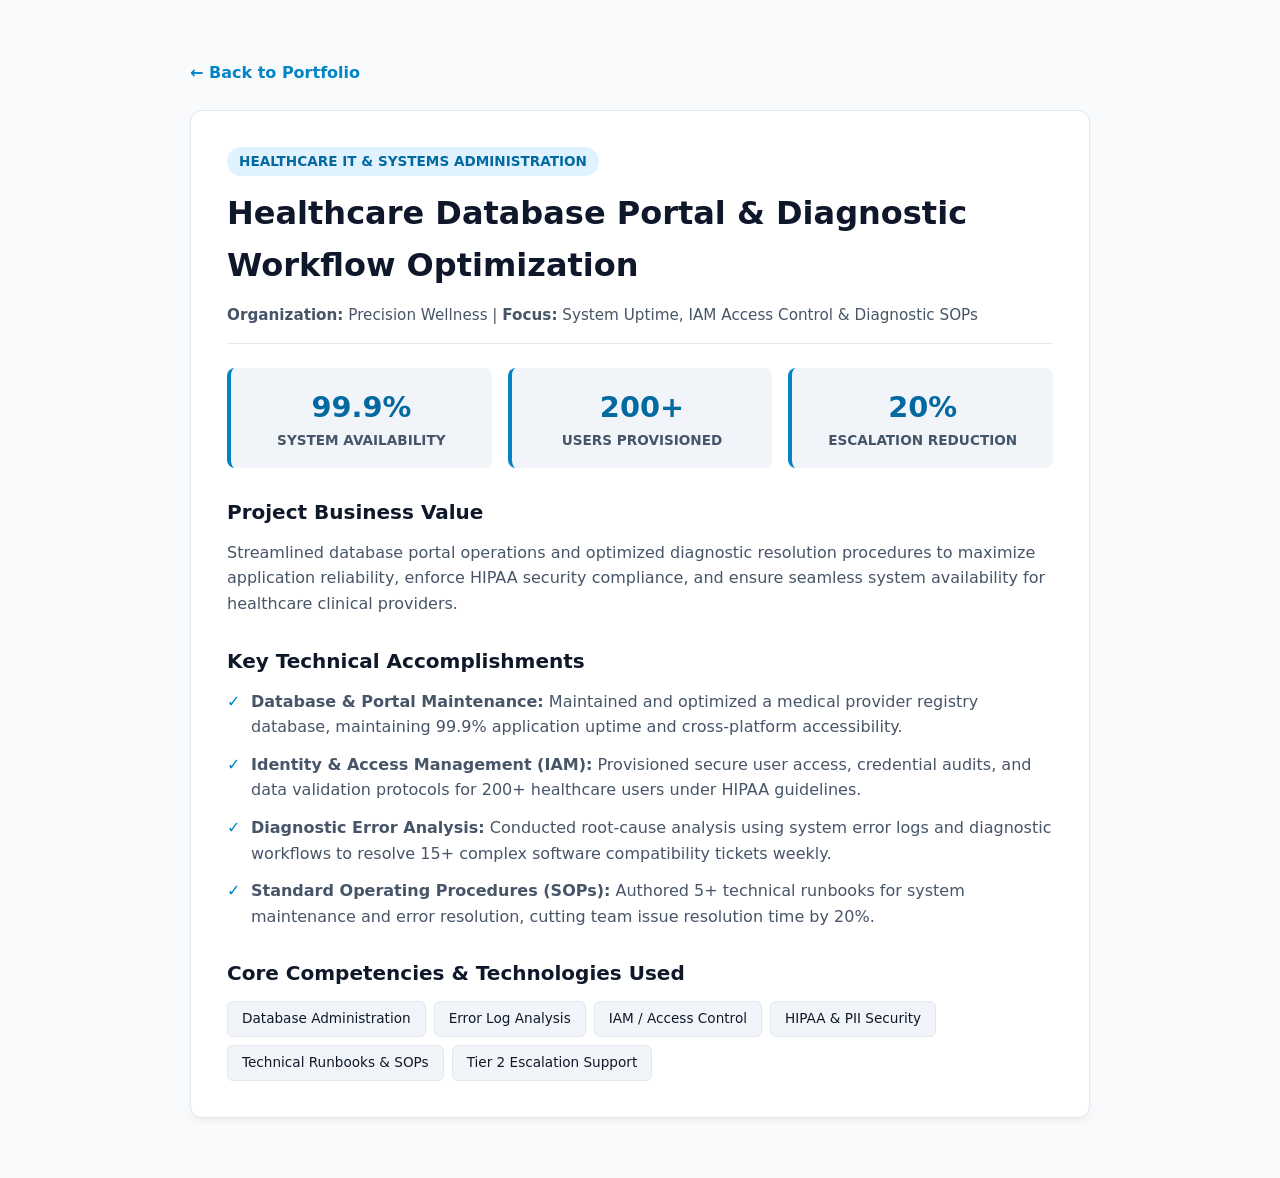
<file: project-healthcare.html>
<!DOCTYPE html>
<html lang="en">
<head>
    <meta charset="UTF-8">
    <meta name="viewport" content="width=device-width, initial-scale=1.0">
    <title>Healthcare Database Portal & Diagnostic Workflow Optimization | Victor Donald</title>
    <style>
        :root {
            --primary: #0284c7;
            --primary-dark: #0369a1;
            --bg-slate: #f8fafc;
            --card-bg: #ffffff;
            --text-main: #0f172a;
            --text-muted: #475569;
            --border: #e2e8f0;
        }
        * { box-sizing: border-box; margin: 0; padding: 0; font-family: 'Segoe UI', system-ui, -apple-system, sans-serif; }
        body { background-color: var(--bg-slate); color: var(--text-main); line-height: 1.6; padding: 20px; }
        .container { max-width: 900px; margin: 40px auto; }
        .back-btn { display: inline-flex; align-items: center; text-decoration: none; color: var(--primary); font-weight: 600; margin-bottom: 24px; }
        .back-btn:hover { text-decoration: underline; }
        .card { background: var(--card-bg); border-radius: 12px; border: 1px solid var(--border); padding: 36px; box-shadow: 0 4px 6px -1px rgba(0, 0, 0, 0.05); }
        .badge { background: #e0f2fe; color: var(--primary-dark); font-size: 0.85rem; font-weight: 700; text-transform: uppercase; padding: 4px 12px; border-radius: 20px; display: inline-block; margin-bottom: 12px; }
        h1 { font-size: 2rem; margin-bottom: 12px; color: var(--text-main); }
        .meta { color: var(--text-muted); font-size: 0.95rem; margin-bottom: 24px; border-bottom: 1px solid var(--border); padding-bottom: 16px; }
        .section-title { font-size: 1.25rem; font-weight: 700; color: var(--text-main); margin: 28px 0 12px 0; }
        .grid-stats { display: grid; grid-template-columns: repeat(auto-fit, minmax(200px, 1fr)); gap: 16px; margin: 20px 0; }
        .stat-card { background: #f1f5f9; padding: 16px; border-radius: 8px; text-align: center; border-left: 4px solid var(--primary); }
        .stat-number { font-size: 1.8rem; font-weight: 800; color: var(--primary-dark); }
        .stat-label { font-size: 0.85rem; color: var(--text-muted); text-transform: uppercase; font-weight: 600; }
        ul { list-style-type: none; }
        li { position: relative; padding-left: 24px; margin-bottom: 12px; color: var(--text-muted); }
        li::before { content: "✓"; position: absolute; left: 0; color: var(--primary); font-weight: bold; }
        .pills { display: flex; flex-wrap: wrap; gap: 8px; margin-top: 12px; }
        .pill { background: #f1f5f9; color: var(--text-main); font-size: 0.85rem; padding: 6px 14px; border-radius: 6px; border: 1px solid var(--border); font-weight: 500; }
    </style>
</head>
<body>

<div class="container">
    <a href="project-healthcare.html" class="back-btn">← Back to Portfolio</a>
    
    <div class="card">
        <span class="badge">Healthcare IT & Systems Administration</span>
        <h1>Healthcare Database Portal & Diagnostic Workflow Optimization</h1>
        <div class="meta"><strong>Organization:</strong> Precision Wellness | <strong>Focus:</strong> System Uptime, IAM Access Control & Diagnostic SOPs</div>

        <div class="grid-stats">
            <div class="stat-card">
                <div class="stat-number">99.9%</div>
                <div class="stat-label">System Availability</div>
            </div>
            <div class="stat-card">
                <div class="stat-number">200+</div>
                <div class="stat-label">Users Provisioned</div>
            </div>
            <div class="stat-card">
                <div class="stat-number">20%</div>
                <div class="stat-label">Escalation Reduction</div>
            </div>
        </div>

        <div class="section-title">Project Business Value</div>
        <p style="color: var(--text-muted);">Streamlined database portal operations and optimized diagnostic resolution procedures to maximize application reliability, enforce HIPAA security compliance, and ensure seamless system availability for healthcare clinical providers.</p>

        <div class="section-title">Key Technical Accomplishments</div>
        <ul>
            <li><strong>Database & Portal Maintenance:</strong> Maintained and optimized a medical provider registry database, maintaining 99.9% application uptime and cross-platform accessibility.</li>
            <li><strong>Identity & Access Management (IAM):</strong> Provisioned secure user access, credential audits, and data validation protocols for 200+ healthcare users under HIPAA guidelines.</li>
            <li><strong>Diagnostic Error Analysis:</strong> Conducted root-cause analysis using system error logs and diagnostic workflows to resolve 15+ complex software compatibility tickets weekly.</li>
            <li><strong>Standard Operating Procedures (SOPs):</strong> Authored 5+ technical runbooks for system maintenance and error resolution, cutting team issue resolution time by 20%.</li>
        </ul>

        <div class="section-title">Core Competencies & Technologies Used</div>
        <div class="pills">
            <span class="pill">Database Administration</span>
            <span class="pill">Error Log Analysis</span>
            <span class="pill">IAM / Access Control</span>
            <span class="pill">HIPAA & PII Security</span>
            <span class="pill">Technical Runbooks & SOPs</span>
            <span class="pill">Tier 2 Escalation Support</span>
        </div>
    </div>
</div>

</body>
</html>
</file>
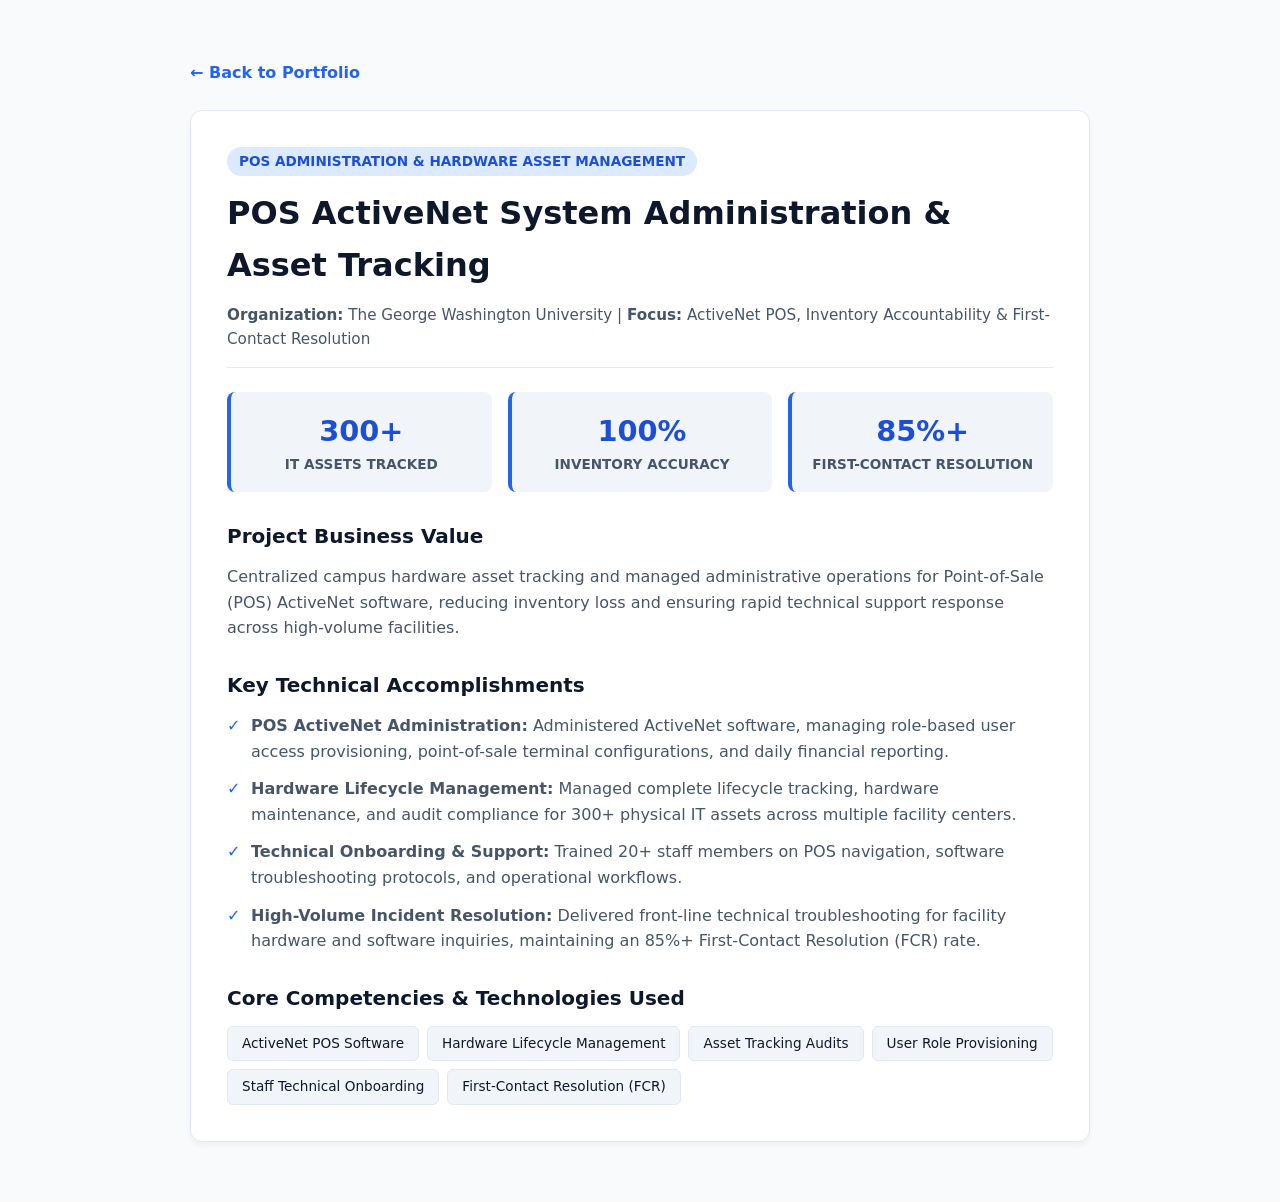
<file: project-pos.html>
<!DOCTYPE html>
<html lang="en">
<head>
    <meta charset="UTF-8">
    <meta name="viewport" content="width=device-width, initial-scale=1.0">
    <title>POS ActiveNet System Administration & Asset Tracking | Victor Donald</title>
    <style>
        :root {
            --primary: #2563eb;
            --primary-dark: #1d4ed8;
            --bg-slate: #f8fafc;
            --card-bg: #ffffff;
            --text-main: #0f172a;
            --text-muted: #475569;
            --border: #e2e8f0;
        }
        * { box-sizing: border-box; margin: 0; padding: 0; font-family: 'Segoe UI', system-ui, -apple-system, sans-serif; }
        body { background-color: var(--bg-slate); color: var(--text-main); line-height: 1.6; padding: 20px; }
        .container { max-width: 900px; margin: 40px auto; }
        .back-btn { display: inline-flex; align-items: center; text-decoration: none; color: var(--primary); font-weight: 600; margin-bottom: 24px; }
        .back-btn:hover { text-decoration: underline; }
        .card { background: var(--card-bg); border-radius: 12px; border: 1px solid var(--border); padding: 36px; box-shadow: 0 4px 6px -1px rgba(0, 0, 0, 0.05); }
        .badge { background: #dbeafe; color: var(--primary-dark); font-size: 0.85rem; font-weight: 700; text-transform: uppercase; padding: 4px 12px; border-radius: 20px; display: inline-block; margin-bottom: 12px; }
        h1 { font-size: 2rem; margin-bottom: 12px; color: var(--text-main); }
        .meta { color: var(--text-muted); font-size: 0.95rem; margin-bottom: 24px; border-bottom: 1px solid var(--border); padding-bottom: 16px; }
        .section-title { font-size: 1.25rem; font-weight: 700; color: var(--text-main); margin: 28px 0 12px 0; }
        .grid-stats { display: grid; grid-template-columns: repeat(auto-fit, minmax(200px, 1fr)); gap: 16px; margin: 20px 0; }
        .stat-card { background: #f1f5f9; padding: 16px; border-radius: 8px; text-align: center; border-left: 4px solid var(--primary); }
        .stat-number { font-size: 1.8rem; font-weight: 800; color: var(--primary-dark); }
        .stat-label { font-size: 0.85rem; color: var(--text-muted); text-transform: uppercase; font-weight: 600; }
        ul { list-style-type: none; }
        li { position: relative; padding-left: 24px; margin-bottom: 12px; color: var(--text-muted); }
        li::before { content: "✓"; position: absolute; left: 0; color: var(--primary); font-weight: bold; }
        .pills { display: flex; flex-wrap: wrap; gap: 8px; margin-top: 12px; }
        .pill { background: #f1f5f9; color: var(--text-main); font-size: 0.85rem; padding: 6px 14px; border-radius: 6px; border: 1px solid var(--border); font-weight: 500; }
    </style>
</head>
<body>

<div class="container">
    <a href="project-pos.html" class="back-btn">← Back to Portfolio</a>
    
    <div class="card">
        <span class="badge">POS Administration & Hardware Asset Management</span>
        <h1>POS ActiveNet System Administration & Asset Tracking</h1>
        <div class="meta"><strong>Organization:</strong> The George Washington University | <strong>Focus:</strong> ActiveNet POS, Inventory Accountability & First-Contact Resolution</div>

        <div class="grid-stats">
            <div class="stat-card">
                <div class="stat-number">300+</div>
                <div class="stat-label">IT Assets Tracked</div>
            </div>
            <div class="stat-card">
                <div class="stat-number">100%</div>
                <div class="stat-label">Inventory Accuracy</div>
            </div>
            <div class="stat-card">
                <div class="stat-number">85%+</div>
                <div class="stat-label">First-Contact Resolution</div>
            </div>
        </div>

        <div class="section-title">Project Business Value</div>
        <p style="color: var(--text-muted);">Centralized campus hardware asset tracking and managed administrative operations for Point-of-Sale (POS) ActiveNet software, reducing inventory loss and ensuring rapid technical support response across high-volume facilities.</p>

        <div class="section-title">Key Technical Accomplishments</div>
        <ul>
            <li><strong>POS ActiveNet Administration:</strong> Administered ActiveNet software, managing role-based user access provisioning, point-of-sale terminal configurations, and daily financial reporting.</li>
            <li><strong>Hardware Lifecycle Management:</strong> Managed complete lifecycle tracking, hardware maintenance, and audit compliance for 300+ physical IT assets across multiple facility centers.</li>
            <li><strong>Technical Onboarding & Support:</strong> Trained 20+ staff members on POS navigation, software troubleshooting protocols, and operational workflows.</li>
            <li><strong>High-Volume Incident Resolution:</strong> Delivered front-line technical troubleshooting for facility hardware and software inquiries, maintaining an 85%+ First-Contact Resolution (FCR) rate.</li>
        </ul>

        <div class="section-title">Core Competencies & Technologies Used</div>
        <div class="pills">
            <span class="pill">ActiveNet POS Software</span>
            <span class="pill">Hardware Lifecycle Management</span>
            <span class="pill">Asset Tracking Audits</span>
            <span class="pill">User Role Provisioning</span>
            <span class="pill">Staff Technical Onboarding</span>
            <span class="pill">First-Contact Resolution (FCR)</span>
        </div>
    </div>
</div>

</body>
</html>
</file>
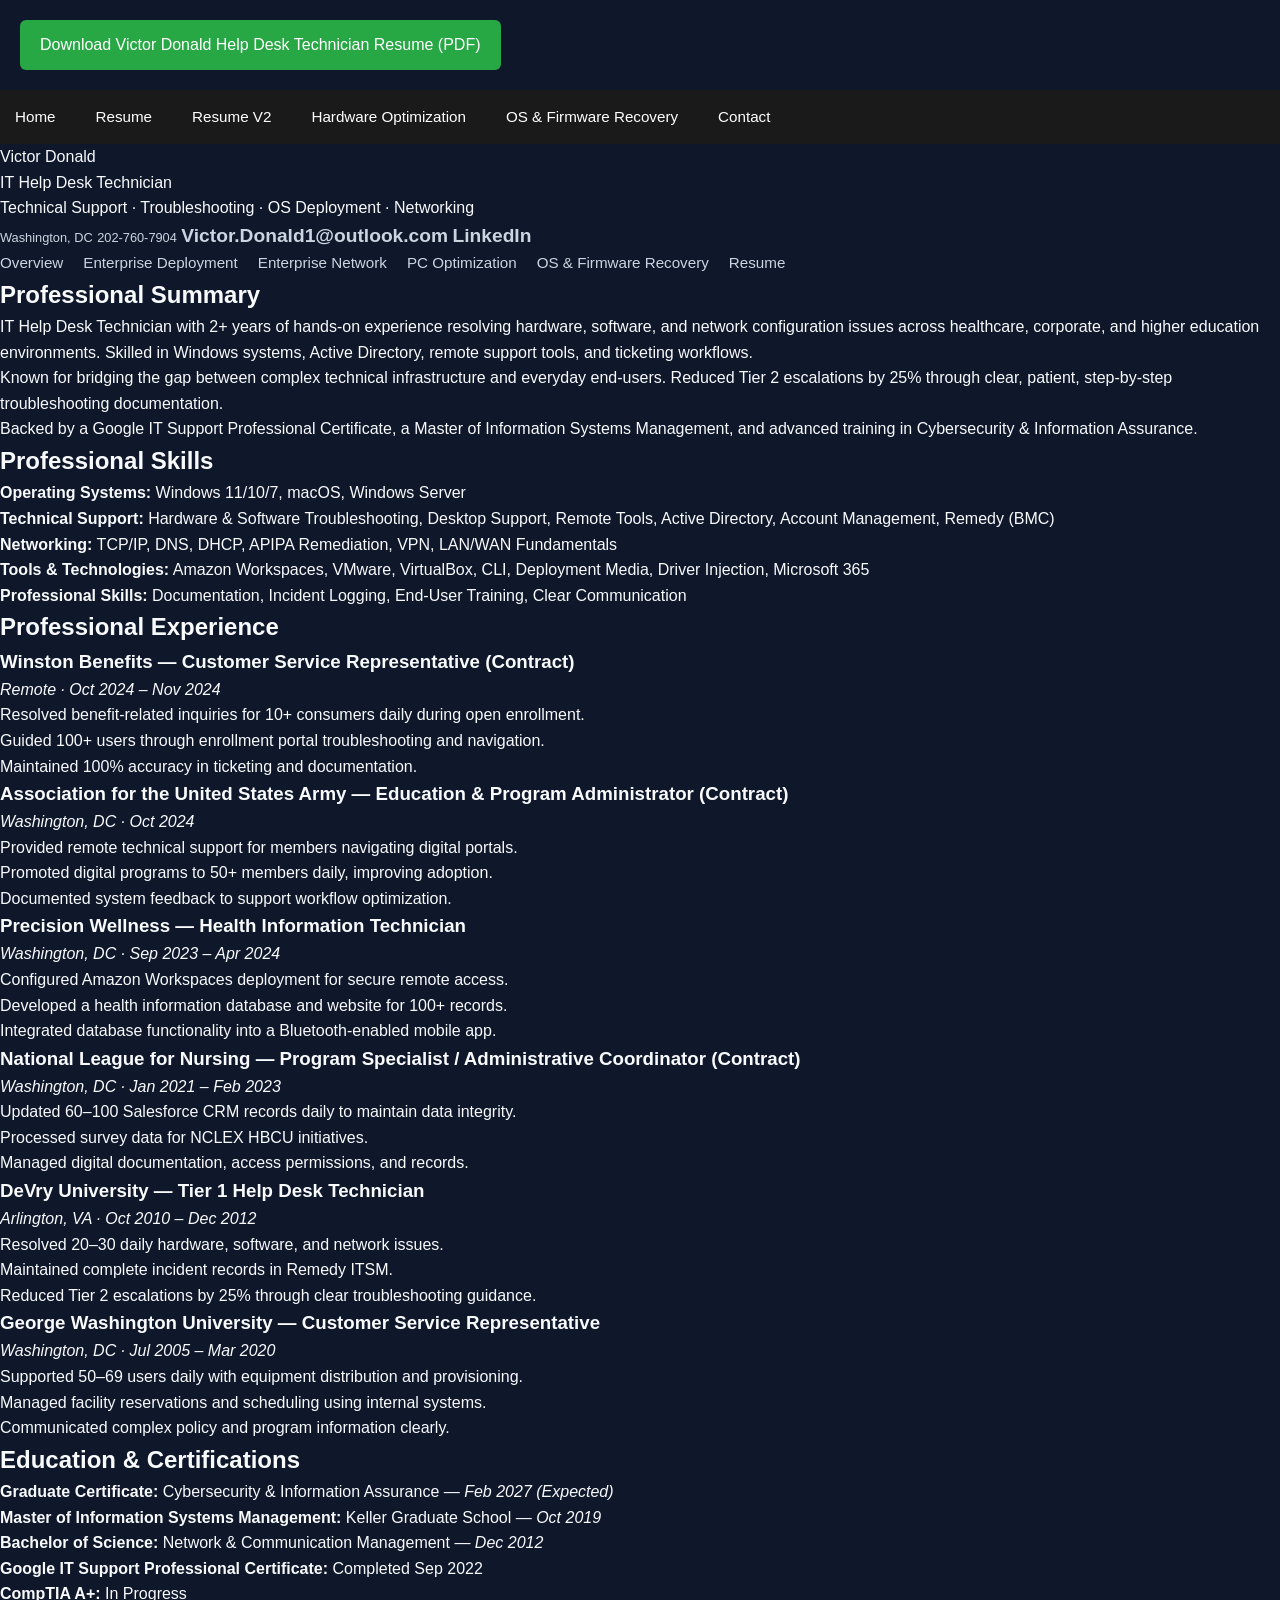
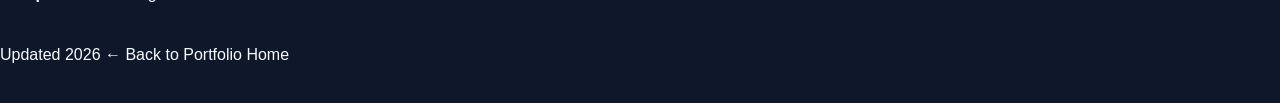
<file: resume.html>
<!DOCTYPE html>
<html lang="en">
<head>
  <meta charset="UTF-8" />
  <title>Resume | Victor Donald</title>
  <link rel="stylesheet" href="style.css" />
</head>

<body>
   <a href="Victor Donald Help Desk Technician Resume.pdf" download
    style="display:inline-block; padding:12px 20px; background:#28a745; color:white; border-radius:6px; text-decoration:none; margin:20px 10px 20px 20px;">
  Download Victor Donald Help Desk Technician Resume (PDF) </a>
  <nav style="background:#1a1a1a; padding:15px; font-family:Arial;">
  <a href="index.html" style="color:white; margin-right:20px; text-decoration:none;">Home</a>
  <a href="resume.html" style="color:white; margin-right:20px; text-decoration:none;">Resume</a>
    <a href="resumeV2.html" style="color:white; margin-right:20px; text-decoration:none;">Resume V2</a>

  <a href="hardware-optimization.html" style="color:white; margin-right:20px; text-decoration:none;">Hardware Optimization</a>
  <a href="os-firmware-recovery.html" style="color:white; margin-right:20px; text-decoration:none;">OS & Firmware Recovery</a>
  <a href="contact.html" style="color:white; text-decoration:none;">Contact</a>
</nav>
  <body>

<body>



  <div class="detail-layout">

    <!-- Header -->
    <header class="header">
      <div class="brand">
        <div class="brand-name">Victor Donald</div>
        <div class="brand-role">IT Help Desk Technician</div>
        <div class="brand-tags">
          Technical Support · Troubleshooting · OS Deployment · Networking
        </div>
        <div class="contact-strip">
          <span>Washington, DC</span>
          <span>202-760-7904</span>
          <span><a href="mailto:Victor.Donald1@outlook.com">Victor.Donald1@outlook.com</a></span>
          <span><a href="https://www.linkedin.com/in/victor-donald-401040420" target="_blank">LinkedIn</a></span>
        </div>
      </div>

      <nav class="nav">
        <a href="index.html">Overview</a>
        <a href="enterprise-deployment.html">Enterprise Deployment</a>
<a href="enterprise-network.html">Enterprise Network</a>
        <a href="hardware-optimization.html">PC Optimization</a>
        <a href="os-firmware-recovery.html">OS & Firmware Recovery</a>
        <a href="resume.html">Resume</a>
      </nav>
    </header>

    <!-- Resume Content -->
    <main>

      <!-- Summary -->
      <section class="detail-section">
        <h2>Professional Summary</h2>
        <p>
          IT Help Desk Technician with 2+ years of hands-on experience resolving hardware, software,
          and network configuration issues across healthcare, corporate, and higher education environments.
          Skilled in Windows systems, Active Directory, remote support tools, and ticketing workflows.
        </p>
        <p>
          Known for bridging the gap between complex technical infrastructure and everyday end-users.
          Reduced Tier 2 escalations by 25% through clear, patient, step-by-step troubleshooting documentation.
        </p>
        <p>
          Backed by a Google IT Support Professional Certificate, a Master of Information Systems Management,
          and advanced training in Cybersecurity & Information Assurance.
        </p>
      </section>

      <!-- Skills -->
      <section class="detail-section">
        <h2>Professional Skills</h2>
        <ul>
          <li><strong>Operating Systems:</strong> Windows 11/10/7, macOS, Windows Server</li>
          <li><strong>Technical Support:</strong> Hardware & Software Troubleshooting, Desktop Support, Remote Tools, Active Directory, Account Management, Remedy (BMC)</li>
          <li><strong>Networking:</strong> TCP/IP, DNS, DHCP, APIPA Remediation, VPN, LAN/WAN Fundamentals</li>
          <li><strong>Tools & Technologies:</strong> Amazon Workspaces, VMware, VirtualBox, CLI, Deployment Media, Driver Injection, Microsoft 365</li>
          <li><strong>Professional Skills:</strong> Documentation, Incident Logging, End-User Training, Clear Communication</li>
        </ul>
      </section>

      <!-- Experience -->
      <section class="detail-section">
        <h2>Professional Experience</h2>

        <h3>Winston Benefits — Customer Service Representative (Contract)</h3>
        <p><em>Remote · Oct 2024 – Nov 2024</em></p>
        <ul>
          <li>Resolved benefit-related inquiries for 10+ consumers daily during open enrollment.</li>
          <li>Guided 100+ users through enrollment portal troubleshooting and navigation.</li>
          <li>Maintained 100% accuracy in ticketing and documentation.</li>
        </ul>

        <h3>Association for the United States Army — Education & Program Administrator (Contract)</h3>
        <p><em>Washington, DC · Oct 2024</em></p>
        <ul>
          <li>Provided remote technical support for members navigating digital portals.</li>
          <li>Promoted digital programs to 50+ members daily, improving adoption.</li>
          <li>Documented system feedback to support workflow optimization.</li>
        </ul>

        <h3>Precision Wellness — Health Information Technician</h3>
        <p><em>Washington, DC · Sep 2023 – Apr 2024</em></p>
        <ul>
          <li>Configured Amazon Workspaces deployment for secure remote access.</li>
          <li>Developed a health information database and website for 100+ records.</li>
          <li>Integrated database functionality into a Bluetooth-enabled mobile app.</li>
        </ul>

        <h3>National League for Nursing — Program Specialist / Administrative Coordinator (Contract)</h3>
        <p><em>Washington, DC · Jan 2021 – Feb 2023</em></p>
        <ul>
          <li>Updated 60–100 Salesforce CRM records daily to maintain data integrity.</li>
          <li>Processed survey data for NCLEX HBCU initiatives.</li>
          <li>Managed digital documentation, access permissions, and records.</li>
        </ul>

        <h3>DeVry University — Tier 1 Help Desk Technician</h3>
        <p><em>Arlington, VA · Oct 2010 – Dec 2012</em></p>
        <ul>
          <li>Resolved 20–30 daily hardware, software, and network issues.</li>
          <li>Maintained complete incident records in Remedy ITSM.</li>
          <li>Reduced Tier 2 escalations by 25% through clear troubleshooting guidance.</li>
        </ul>

        <h3>George Washington University — Customer Service Representative</h3>
        <p><em>Washington, DC · Jul 2005 – Mar 2020</em></p>
        <ul>
          <li>Supported 50–69 users daily with equipment distribution and provisioning.</li>
          <li>Managed facility reservations and scheduling using internal systems.</li>
          <li>Communicated complex policy and program information clearly.</li>
        </ul>
      </section>

      <!-- Education -->
      <section class="detail-section">
        <h2>Education & Certifications</h2>
        <ul>
          <li><strong>Graduate Certificate:</strong> Cybersecurity & Information Assurance — <em>Feb 2027 (Expected)</em></li>
          <li><strong>Master of Information Systems Management:</strong> Keller Graduate School — <em>Oct 2019</em></li>
          <li><strong>Bachelor of Science:</strong> Network & Communication Management — <em>Dec 2012</em></li>
          <li><strong>Google IT Support Professional Certificate:</strong> Completed Sep 2022</li>
          <li><strong>CompTIA A+:</strong> In Progress</li>
        </ul>
      </section>

      <!-- Footer -->
      <footer class="detail-footer">
        <span>Updated 2026</span>
        <span><a href="index.html">← Back to Portfolio Home</a></span>
      </footer>

    </main>
  </div>
</body>
</html>
</file>
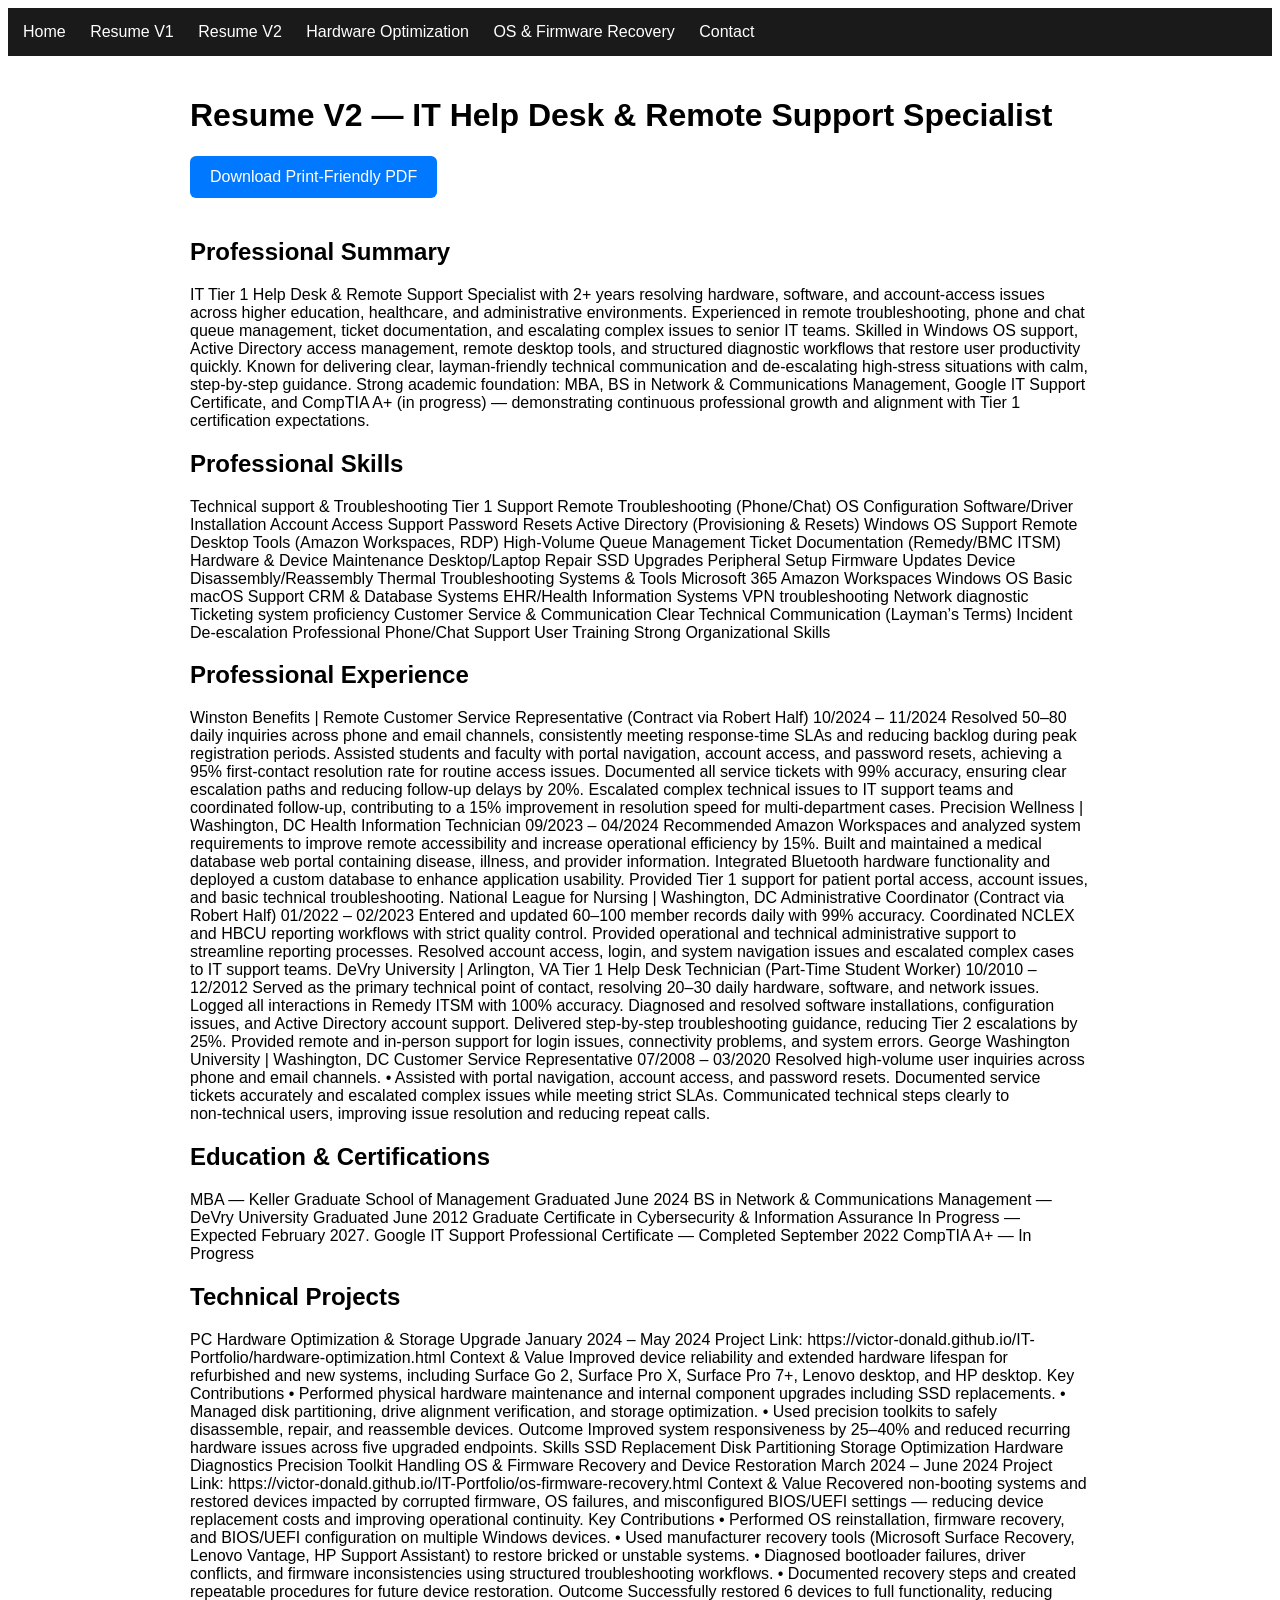
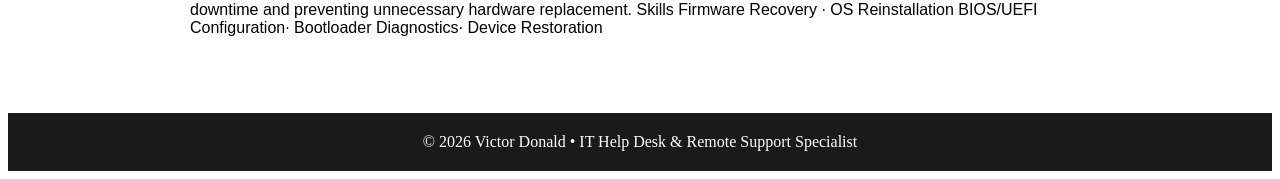
<file: resumeV2.html>
<!DOCTYPE html>
<html>
<head>
  <title>Resume V2 - IT Help Desk & Remote Support Specialist</title>
</head>

<body>

<!-- Navigation Bar -->
<nav style="background:#1a1a1a; padding:15px; font-family:Arial;">
  <a href="index.html" style="color:white; margin-right:20px; text-decoration:none;">Home</a>
  <a href="resume.html" style="color:white; margin-right:20px; text-decoration:none;">Resume V1</a>
  <a href="resumeV2.html" style="color:white; margin-right:20px; text-decoration:none;">Resume V2</a>
  <a href="hardware-optimization.html" style="color:white; margin-right:20px; text-decoration:none;">Hardware Optimization</a>
  <a href="os-firmware-recovery.html" style="color:white; margin-right:20px; text-decoration:none;">OS & Firmware Recovery</a>
  <a href="index2.html" style="color:white; text-decoration:none;">Contact</a>
</nav>

<div style="max-width:900px; margin:auto; padding:20px; font-family:Arial;">

  <h1>Resume V2 — IT Help Desk & Remote Support Specialist</h1>

  <!-- Download Button -->
  <a href="Victor donald_resume IT help Desk & Remote Support Specailist1.pdf" style="display:inline-block; padding:12px 20px; background:#0078ff; color:white; border-radius:6px; text-decoration:none; margin-bottom:20px;">
    Download Print-Friendly PDF
  </a>

  <h2>Professional Summary</h2>
  <p>IT Tier 1 Help Desk & Remote Support Specialist with 2+ years resolving hardware, software, and account‑access issues across higher education, healthcare, and administrative environments. 

Experienced in remote troubleshooting, phone and chat queue management, ticket documentation, and escalating complex issues to senior IT teams. 

Skilled in Windows OS support, Active Directory access management, remote desktop tools, and structured diagnostic workflows that restore user productivity quickly. 

Known for delivering clear, layman‑friendly technical communication and de‑escalating high‑stress situations with calm, step‑by‑step guidance. 

Strong academic foundation: MBA, BS in Network & Communications Management, Google IT Support Certificate, and CompTIA A+ (in progress) — demonstrating continuous professional growth and alignment with Tier 1 certification expectations. </p>

  <h2>Professional Skills</h2>
  <p>Technical support & Troubleshooting 

Tier 1 Support  

 Remote Troubleshooting (Phone/Chat)  

 OS Configuration  

 Software/Driver Installation  

 Account Access Support  

 Password Resets  

 Active Directory (Provisioning & Resets)  

 Windows OS Support  

 Remote Desktop Tools (Amazon Workspaces, RDP)  

 High‑Volume Queue Management 

 Ticket Documentation (Remedy/BMC ITSM) 

Hardware & Device Maintenance  

 Desktop/Laptop Repair  

SSD Upgrades 

 Peripheral Setup  

 Firmware Updates  

 Device Disassembly/Reassembly  

 Thermal Troubleshooting 

Systems & Tools  

 Microsoft 365  

Amazon Workspaces  

 Windows OS  

 Basic macOS Support  

CRM & Database Systems  

EHR/Health Information Systems  

VPN troubleshooting 

Network diagnostic 

Ticketing system proficiency 

Customer Service & Communication  

 Clear Technical Communication (Layman’s Terms)  

 Incident De‑escalation  

 Professional Phone/Chat Support  

 User Training  

Strong Organizational Skills </p>

  <h2>Professional Experience</h2>
  <p>Winston Benefits | Remote 

Customer Service Representative (Contract via Robert Half) 10/2024 – 11/2024  

Resolved 50–80 daily inquiries across phone and email channels, consistently meeting response‑time SLAs and reducing backlog during peak registration periods. 

Assisted students and faculty with portal navigation, account access, and password resets, achieving a 95% first‑contact resolution rate for routine access issues. 

Documented all service tickets with 99% accuracy, ensuring clear escalation paths and reducing follow‑up delays by 20%. 

Escalated complex technical issues to IT support teams and coordinated follow‑up, contributing to a 15% improvement in resolution speed for multi‑department cases. 

 

Precision Wellness | Washington, DC 

Health Information Technician 09/2023 – 04/2024 

 Recommended Amazon Workspaces and analyzed system requirements to improve remote accessibility and increase operational efficiency by 15%.  

Built and maintained a medical database web portal containing disease, illness, and provider information.  

Integrated Bluetooth hardware functionality and deployed a custom database to enhance application usability.  

Provided Tier 1 support for patient portal access, account issues, and basic technical troubleshooting. 

National League for Nursing | Washington, DC 

Administrative Coordinator (Contract via Robert Half) 01/2022 – 02/2023  

Entered and updated 60–100 member records daily with 99% accuracy.  

Coordinated NCLEX and HBCU reporting workflows with strict quality control.  

Provided operational and technical administrative support to streamline reporting processes.  

Resolved account access, login, and system navigation issues and escalated complex cases to IT support teams. 

DeVry University | Arlington, VA 

Tier 1 Help Desk Technician (Part‑Time Student Worker) 10/2010 – 12/2012  

Served as the primary technical point of contact, resolving 20–30 daily hardware, software, and network issues. 

Logged all interactions in Remedy ITSM with 100% accuracy. 

  Diagnosed and resolved software installations, configuration issues, and Active Directory account support. 

  Delivered step‑by‑step troubleshooting guidance, reducing Tier 2 escalations by 25%. 

  Provided remote and in‑person support for login issues, connectivity problems, and system errors. 

George Washington University | Washington, DC 

Customer Service Representative 07/2008 – 03/2020  

Resolved high‑volume user inquiries across phone and email channels. • Assisted with portal navigation, account access, and password resets.  

Documented service tickets accurately and escalated complex issues while meeting strict SLAs.  

Communicated technical steps clearly to non‑technical users, improving issue resolution and reducing repeat calls. 

 </p>

  <h2>Education & Certifications</h2>
  <p>MBA — Keller Graduate School of Management Graduated June 2024 

BS in Network & Communications Management — DeVry University Graduated June 2012 

Graduate Certificate in Cybersecurity & Information Assurance In Progress — Expected February 2027.
  Google IT Support Professional Certificate — Completed September 2022  

CompTIA A+ — In Progress </p>

  <h2>Technical Projects</h2>
  <p>PC Hardware Optimization & Storage Upgrade 

January 2024 – May 2024 Project Link: https://victor-donald.github.io/IT-Portfolio/hardware-optimization.html 

Context & Value Improved device reliability and extended hardware lifespan for refurbished and new systems, including Surface Go 2, Surface Pro X, Surface Pro 7+, Lenovo desktop, and HP desktop. 

Key Contributions • Performed physical hardware maintenance and internal component upgrades including SSD replacements. • Managed disk partitioning, drive alignment verification, and storage optimization. • Used precision toolkits to safely disassemble, repair, and reassemble devices. 

Outcome Improved system responsiveness by 25–40% and reduced recurring hardware issues across five upgraded endpoints. 

Skills SSD Replacement  

 Disk Partitioning  

 Storage Optimization 

 Hardware Diagnostics 

Precision Toolkit Handling 

OS & Firmware Recovery and Device Restoration 

March 2024 – June 2024 Project Link: https://victor-donald.github.io/IT-Portfolio/os-firmware-recovery.html 

Context & Value Recovered non‑booting systems and restored devices impacted by corrupted firmware, OS failures, and misconfigured BIOS/UEFI settings — reducing device replacement costs and improving operational continuity. 

Key Contributions • Performed OS reinstallation, firmware recovery, and BIOS/UEFI configuration on multiple Windows devices. • Used manufacturer recovery tools (Microsoft Surface Recovery, Lenovo Vantage, HP Support Assistant) to restore bricked or unstable systems. • Diagnosed bootloader failures, driver conflicts, and firmware inconsistencies using structured troubleshooting workflows. • Documented recovery steps and created repeatable procedures for future device restoration. 

Outcome Successfully restored 6 devices to full functionality, reducing downtime and preventing unnecessary hardware replacement. 

Skills Firmware Recovery · 

OS Reinstallation  

BIOS/UEFI Configuration· 

 Bootloader Diagnostics· 

 Device Restoration </p>

</div>

<footer style="background:#1a1a1a; color:white; text-align:center; padding:20px; margin-top:40px;">
  © 2026 Victor Donald • IT Help Desk & Remote Support Specialist
</footer>

</body>
</html>
</file>
<file: style.css>
/* =========================================
   VICTOR DONALD | IT PORTFOLIO
   ========================================= */

:root {
    --bg: #0f172a;
    --bg-light: #111827;
    --surface: #1e293b;
    --surface-light: #334155;
    --text: #f8fafc;
    --muted: #cbd5e1;
    --accent: #38bdf8;
    --accent-hover: #7dd3fc;
    --border: #334155;
    --max-width: 1100px;
}

* {
    margin: 0;
    padding: 0;
    box-sizing: border-box;
}

html {
    scroll-behavior: smooth;
}

body {
    font-family: Arial, Helvetica, sans-serif;
    background: var(--bg);
    color: var(--text);
    line-height: 1.6;
}

a {
    color: inherit;
    text-decoration: none;
}

.container {
    width: min(90%, var(--max-width));
    margin: 0 auto;
}

.narrow {
    max-width: 800px;
}

/* =========================================
   HEADER & NAVIGATION
   ========================================= */

.site-header {
    position: sticky;
    top: 0;
    z-index: 1000;
    background: rgba(15, 23, 42, 0.96);
    border-bottom: 1px solid var(--border);
}

.nav-container {
    min-height: 75px;
    display: flex;
    align-items: center;
    justify-content: space-between;
    gap: 30px;
}

.brand {
    display: flex;
    flex-direction: column;
}

.brand a {
    font-size: 1.2rem;
    font-weight: 700;
}

.brand span {
    color: var(--muted);
    font-size: 0.8rem;
}

nav {
    display: flex;
    gap: 20px;
    flex-wrap: wrap;
}

nav a {
    color: var(--muted);
    font-size: 0.95rem;
    transition: color 0.2s ease;
}

nav a:hover {
    color: var(--accent);
}

/* =========================================
   HERO
   ========================================= */

.hero {
    padding: 110px 0 90px;
    border-bottom: 1px solid var(--border);
}

.hero-content {
    max-width: 850px;
}

.eyebrow,
.section-label {
    color: var(--accent);
    font-size: 0.8rem;
    font-weight: 700;
    letter-spacing: 0.12em;
    margin-bottom: 14px;
}

.hero h1 {
    font-size: clamp(2.5rem, 7vw, 5rem);
    line-height: 1.05;
    margin-bottom: 25px;
}

.hero-text {
    max-width: 750px;
    color: var(--muted);
    font-size: 1.15rem;
    margin-bottom: 30px;
}

.hero-buttons,
.contact-links {
    display: flex;
    flex-wrap: wrap;
    gap: 14px;
}

.button {
    display: inline-block;
    padding: 12px 20px;
    border-radius: 6px;
    font-weight: 700;
    transition: transform 0.2s ease, background 0.2s ease;
}

.button:hover {
    transform: translateY(-2px);
}

.primary {
    background: var(--accent);
    color: #082f49;
}

.primary:hover {
    background: var(--accent-hover);
}

.secondary {
    border: 1px solid var(--border);
    color: var(--text);
}

/* =========================================
   SECTIONS
   ========================================= */

.section {
    padding: 85px 0;
}

.section h2 {
    font-size: clamp(2rem, 4vw, 3rem);
    margin-bottom: 20px;
}

.section-intro,
.narrow p {
    color: var(--muted);
    margin-bottom: 18px;
}

.methodology-section,
.skills-section,
.contact-section {
    background: var(--bg-light);
    border-top: 1px solid var(--border);
    border-bottom: 1px solid var(--border);
}

/* =========================================
   PROJECT CARDS
   ========================================= */

.labs-section {
    background: var(--bg-light);
}

.lab-grid {
    display: grid;
    grid-template-columns: repeat(auto-fit, minmax(240px, 1fr));
    gap: 20px;
    margin-top: 35px;
}

.lab-card,
.project-card {
    background: var(--surface);
    border: 1px solid var(--border);
    border-radius: 10px;
    padding: 25px;
    transition: transform 0.2s ease, border-color 0.2s ease;
}

.lab-card:hover,
.project-card:hover {
    transform: translateY(-4px);
    border-color: var(--accent);
}

.lab-number {
    color: var(--accent);
    font-size: 0.8rem;
    font-weight: 700;
    letter-spacing: 0.08em;
    margin-bottom: 12px;
}

.lab-card h3,
.project-card h3 {
    font-size: 1.25rem;
    margin-bottom: 12px;
}

.lab-card p,
.project-card p {
    color: var(--muted);
    margin-bottom: 18px;
}

/* =========================================
   PROJECT LINKS
   ========================================= */

.project-card a,
.card-link {
    color: var(--accent);
    font-weight: 700;
}

.project-card a:hover,
.card-link:hover {
    color: var(--accent-hover);
}

/* =========================================
   TAGS / SKILLS
   ========================================= */

.tags,
.skills-list {
    display: flex;
    flex-wrap: wrap;
    gap: 10px;
}

.tags span,
.skills-list span {
    background: var(--surface-light);
    border: 1px solid var(--border);
    color: var(--muted);
    padding: 7px 10px;
    border-radius: 999px;
    font-size: 0.85rem;
}

/* =========================================
   METHODOLOGY
   ========================================= */

.methodology-grid {
    display: grid;
    grid-template-columns: repeat(auto-fit, minmax(220px, 1fr));
    gap: 20px;
    margin-top: 35px;
}

.method-card {
    padding: 22px;
    border-left: 2px solid var(--accent);
}

.method-card > span {
    display: block;
    color: var(--accent);
    font-weight: 700;
    margin-bottom: 10px;
}

.method-card h3 {
    margin-bottom: 10px;
}

.method-card p {
    color: var(--muted);
}

/* =========================================
   RESUME / CONTACT
   ========================================= */

.contact-links a {
    border: 1px solid var(--border);
    padding: 12px 18px;
    border-radius: 6px;
    color: var(--text);
    transition: border-color 0.2s ease, color 0.2s ease;
}

.contact-links a:hover {
    border-color: var(--accent);
    color: var(--accent);
}

/* =========================================
   FOOTER
   ========================================= */

footer {
    padding: 35px 0;
}

.footer-content {
    display: flex;
    justify-content: space-between;
    gap: 20px;
    flex-wrap: wrap;
    color: var(--muted);
    font-size: 0.9rem;
}

/* =========================================
   MOBILE
   ========================================= */

@media (max-width: 700px) {

    .nav-container {
        padding: 15px 0;
        align-items: flex-start;
        flex-direction: column;
    }

    nav {
        gap: 15px;
    }

    .hero {
        padding: 80px 0 70px;
    }

    .section {
        padding: 65px 0;
    }

}
</file>
